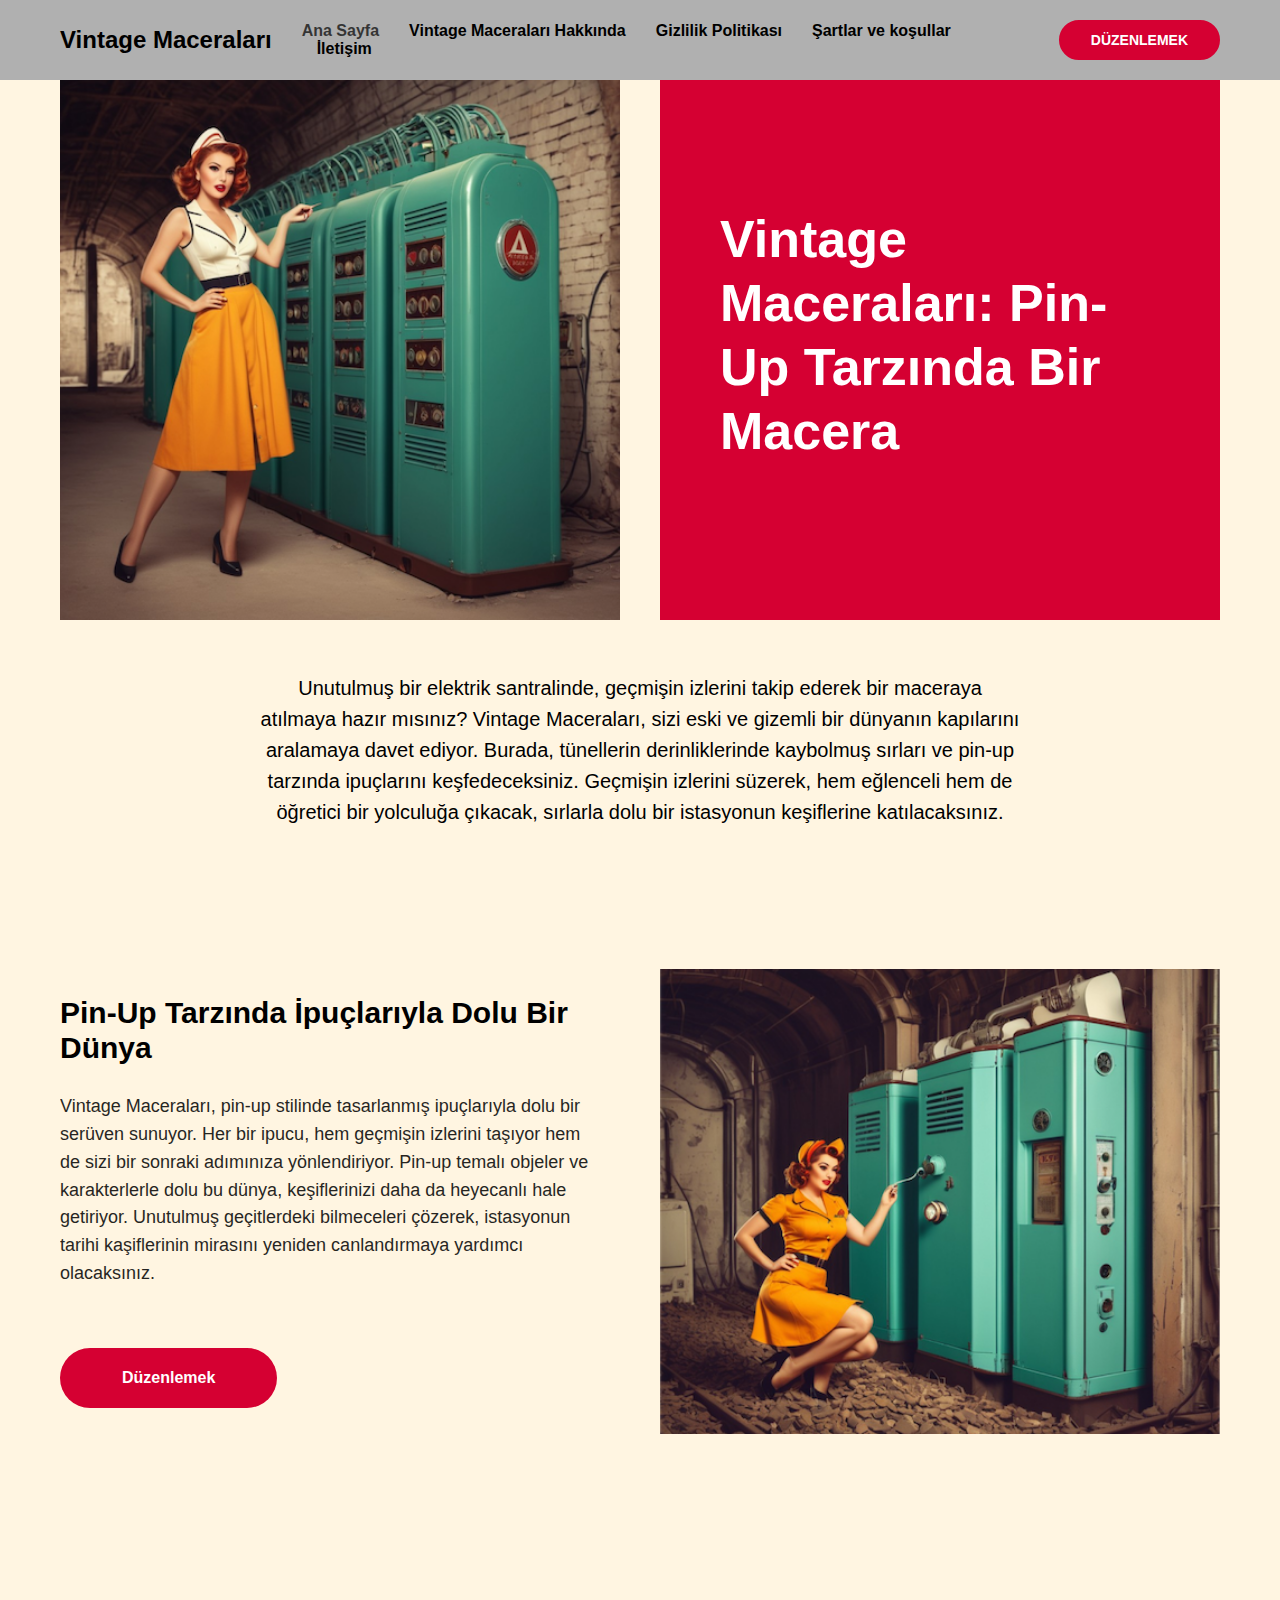
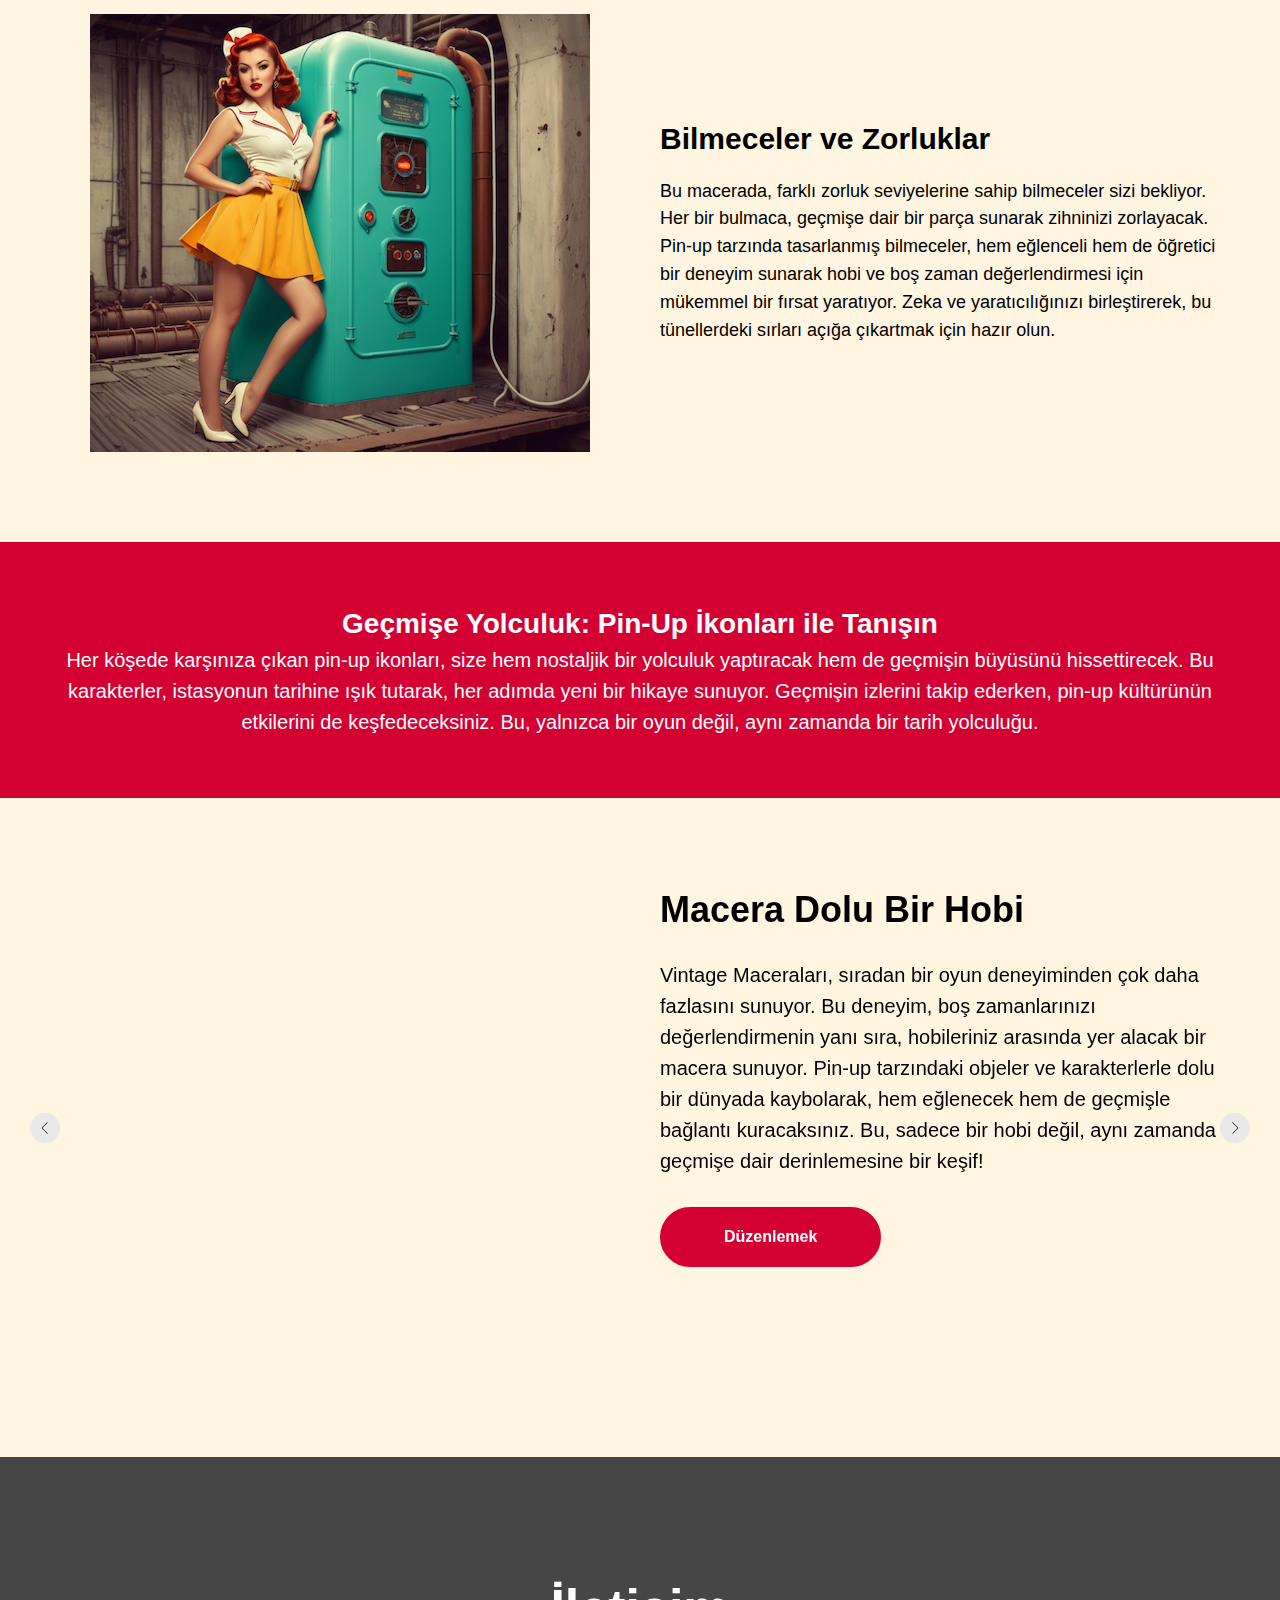
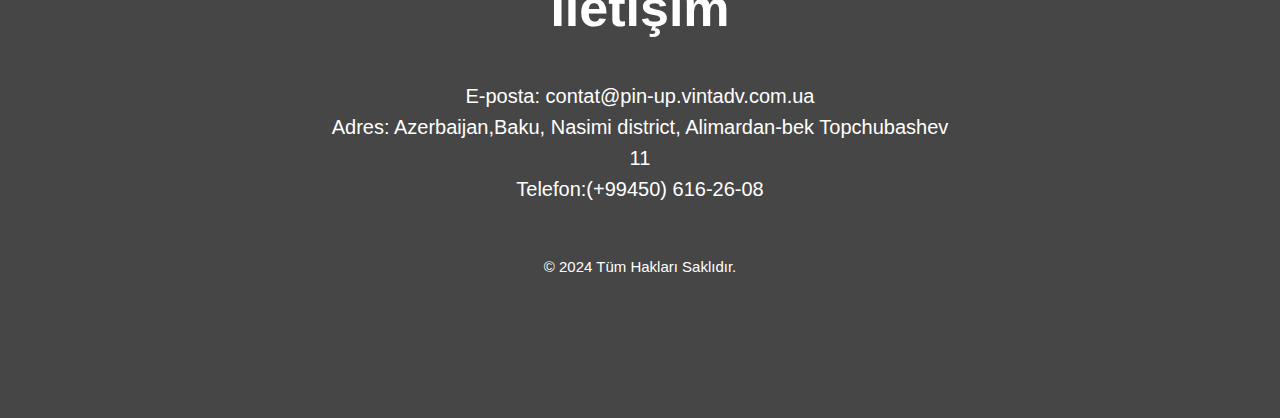
<file: index.html>
<!DOCTYPE html>
<html>
<head>
    <meta charset="utf-8"/>
    <meta http-equiv="Content-Type" content="text/html; charset=utf-8"/>
    <meta name="viewport" content="width=device-width, initial-scale=1.0"/> <!--metatextblock--> <title>Vintage
    Adventures: Pin-Up Tarzında Bir Macera</title>
    <meta name="description"
          content="Vintage Adventures, unutulmuş geçitlerde pin-up tarzında ipuçlarıyla dolu bir macera sunuyor. Bilmeceleri çözerek, geçmişin sırlarını keşfedin ve hobilerinizi geliştirin!"/>
    <meta property="og:url" content="page56469747.html"/>
    <meta property="og:title" content="Vintage Adventures: Pin-Up Tarzında Bir Macera"/>
    <meta property="og:description"
          content="Vintage Adventures, unutulmuş geçitlerde pin-up tarzında ipuçlarıyla dolu bir macera sunuyor. Bilmeceleri çözerek, geçmişin sırlarını keşfedin ve hobilerinizi geliştirin!"/>
    <meta property="og:type" content="website"/>
    <meta property="og:image" content="images/tild6164-6435-4465-b063-316365313035__-__resize__504x__3.png"/>
    <link rel="canonical" href="index.html"> <!--/metatextblock-->
    <meta name="format-detection" content="telephone=no"/>
    <meta http-equiv="x-dns-prefetch-control" content="on">
    <link rel="dns-prefetch" href="https://ws.tildacdn.com">
    <link rel="apple-touch-icon" sizes="180x180" href="favicon/apple-touch-icon.png">
    <link rel="icon" type="image/png" sizes="32x32" href="favicon/favicon-48x48.png">
    <link rel="manifest" href="favicon/site.webmanifest"> <!-- Assets -->
    <link rel="preload" href="images/tild6164-6435-4465-b063-316365313035__3.png" as="image">
    <script src="https://neo.tildacdn.com/js/tilda-fallback-1.0.min.js" async charset="utf-8"></script>
    <link rel="stylesheet" href="css/tilda-grid-3.0.min.css" type="text/css" media="all" onerror="this.loaderr='y';"/>
    <link rel="stylesheet" href="css/tilda-blocks-page56469747.min.css?t=1728972111" type="text/css" media="all"
          onerror="this.loaderr='y';"/>
    <link rel="stylesheet" href="css/tilda-slds-1.4.min.css" type="text/css" media="print" onload="this.media='all';"
          onerror="this.loaderr='y';"/>
    <noscript>
        <link rel="stylesheet" href="css/tilda-slds-1.4.min.css" type="text/css" media="all"/>
    </noscript>
    <link rel="stylesheet" href="css/tilda-cover-1.0.min.css" type="text/css" media="all" onerror="this.loaderr='y';"/>
    <link rel="stylesheet" href="css/fonts-tildasans.css" type="text/css" media="all" onerror="this.loaderr='y';"/>
    <script nomodule src="js/tilda-polyfill-1.0.min.js" charset="utf-8"></script>
    <script type="text/javascript">function t_onReady(func) {
        if (document.readyState != 'loading') {
            func();
        } else {
            document.addEventListener('DOMContentLoaded', func);
        }
    }

    function t_onFuncLoad(funcName, okFunc, time) {
        if (typeof window[funcName] === 'function') {
            okFunc();
        } else {
            setTimeout(function () {
                t_onFuncLoad(funcName, okFunc, time);
            }, (time || 100));
        }
    }

    function t_throttle(fn, threshhold, scope) {
        return function () {
            fn.apply(scope || this, arguments);
        };
    }</script>
    <script src="js/tilda-scripts-3.0.min.js" charset="utf-8" defer onerror="this.loaderr='y';"></script>
    <script src="js/tilda-blocks-page56469747.min.js?t=1728972111" charset="utf-8" async
            onerror="this.loaderr='y';"></script>
    <script src="js/lazyload-1.3.min.export.js" charset="utf-8" async onerror="this.loaderr='y';"></script>
    <script src="js/tilda-menu-1.0.min.js" charset="utf-8" async onerror="this.loaderr='y';"></script>
    <script src="js/tilda-slds-1.4.min.js" charset="utf-8" async onerror="this.loaderr='y';"></script>
    <script src="js/hammer.min.js" charset="utf-8" async onerror="this.loaderr='y';"></script>
    <script src="js/tilda-cover-1.0.min.js" charset="utf-8" async onerror="this.loaderr='y';"></script>
    <script src="js/tilda-skiplink-1.0.min.js" charset="utf-8" async onerror="this.loaderr='y';"></script>
    <script src="js/tilda-events-1.0.min.js" charset="utf-8" async onerror="this.loaderr='y';"></script>
    <script type="text/javascript">window.dataLayer = window.dataLayer || [];</script>
    <script type="text/javascript">(function () {
        if ((/bot|google|yandex|baidu|bing|msn|duckduckbot|teoma|slurp|crawler|spider|robot|crawling|facebook/i.test(navigator.userAgent)) === false && typeof (sessionStorage) != 'undefined' && sessionStorage.getItem('visited') !== 'y' && document.visibilityState) {
            var style = document.createElement('style');
            style.type = 'text/css';
            style.innerHTML = '@media screen and (min-width: 980px) {.t-records {opacity: 0;}.t-records_animated {-webkit-transition: opacity ease-in-out .2s;-moz-transition: opacity ease-in-out .2s;-o-transition: opacity ease-in-out .2s;transition: opacity ease-in-out .2s;}.t-records.t-records_visible {opacity: 1;}}';
            document.getElementsByTagName('head')[0].appendChild(style);

            function t_setvisRecs() {
                var alr = document.querySelectorAll('.t-records');
                Array.prototype.forEach.call(alr, function (el) {
                    el.classList.add("t-records_animated");
                });
                setTimeout(function () {
                    Array.prototype.forEach.call(alr, function (el) {
                        el.classList.add("t-records_visible");
                    });
                    sessionStorage.setItem("visited", "y");
                }, 400);
            }

            document.addEventListener('DOMContentLoaded', t_setvisRecs);
        }
    })();</script>
</head>
<body class="t-body" style="margin:0;"> <!--allrecords-->
<div id="allrecords" data-tilda-export="yes" class="t-records" data-hook="blocks-collection-content-node"
     data-tilda-project-id="10709663" data-tilda-page-id="56469747"
     data-tilda-formskey="a55c0c751e1a899d7ce6ec4c10709663" data-tilda-cookie="no" data-tilda-lazy="yes"
     data-tilda-root-zone="one">
    <div id="rec811297802" class="r t-rec" style=" " data-animationappear="off" data-record-type="257"> <!-- T228 -->
        <div id="nav811297802marker"></div>
        <div id="nav811297802" class="t228 t228__positionabsolute " style="background-color: rgba(176,176,176,1); "
             data-bgcolor-hex="#b0b0b0" data-bgcolor-rgba="rgba(176,176,176,1)" data-navmarker="nav811297802marker"
             data-appearoffset="" data-bgopacity-two="" data-menushadow=""
             data-menushadow-css="0px 1px 3px rgba(0,0,0,0)" data-bgopacity="1" data-menu-items-align="left"
             data-menu="yes">
            <div class="t228__maincontainer t228__c12collumns" style="">
                <div class="t228__padding40px"></div>
                <div class="t228__leftside">
                    <div class="t228__leftcontainer"><a href="index.html" class="t228__imgwrapper">
                        <div class="t228__logo t-title" field="title"><strong>Vintage Maceraları</strong></div>
                    </a></div>
                </div>
                <div class="t228__centerside t228__menualign_left">
                    <nav class="t228__centercontainer">
                        <ul role="list" class="t228__list t-menu__list">
                            <li class="t228__list_item" style="padding:0 15px 0 0;"><a class="t-menu__link-item" href="index.html"
                                                                                       data-menu-submenu-hook=""
                                                                                       data-menu-item-number="1">
                                Ana Sayfa
                            </a></li>
                            <li class="t228__list_item" style="padding:0 15px;"><a class="t-menu__link-item" href="#about"
                                                                                   data-menu-submenu-hook=""
                                                                                   data-menu-item-number="2">
                                Vintage Maceraları Hakkında
                            </a></li>
                            <li class="t228__list_item" style="padding:0 15px;"><a class="t-menu__link-item" href="policy.html"
                                                                                   data-menu-submenu-hook=""
                                                                                   data-menu-item-number="3">
                                Gizlilik Politikası
                            </a></li>
                            <li class="t228__list_item" style="padding:0 15px;"><a class="t-menu__link-item" href="terms.html"
                                                                                   data-menu-submenu-hook=""
                                                                                   data-menu-item-number="4">
                                Şartlar ve koşullar
                            </a></li>
                            <li class="t228__list_item" style="padding:0 0 0 15px;"><a class="t-menu__link-item" href="#contact"
                                                                                       data-menu-submenu-hook=""
                                                                                       data-menu-item-number="5">
                                İletişim
                            </a></li>
                        </ul>
                    </nav>
                </div>
                <div class="t228__rightside">
                    <div class="t228__rightcontainer">
                        <div class="t228__right_buttons">
                            <div class="t228__right_buttons_wrap">
                                <div class="t228__right_buttons_but"><a href="#contact" target=""
                                                                        class="t-btn t-btn_md "
                                                                        style="color:#ffffff;border:2px solid #d50032;background-color:#d50032;border-radius:30px; -moz-border-radius:30px; -webkit-border-radius:30px;font-weight:600;text-transform:uppercase;"
                                                                        data-buttonfieldset="button">
                                    Düzenlemek
                                </a></div>
                            </div>
                        </div>
                    </div>
                </div>
                <div class="t228__padding40px"></div>
            </div>
        </div>
        <style>@media screen and (max-width: 980px) {
          #rec811297802 .t228 {
            position: static;
          }
        }</style>
        <script>window.addEventListener('resize', t_throttle(function () {
            t_onFuncLoad('t_menu__setBGcolor', function () {
                t_menu__setBGcolor('811297802', '.t228');
            });
        }));
        t_onReady(function () {
            t_onFuncLoad('t_menu__highlightActiveLinks', function () {
                t_menu__highlightActiveLinks('.t228__list_item a');
            });
            t_onFuncLoad('t228__init', function () {
                t228__init('811297802');
            });
            t_onFuncLoad('t_menu__setBGcolor', function () {
                t_menu__setBGcolor('811297802', '.t228');
            });
            t_onFuncLoad('t_menu__interactFromKeyboard', function () {
                t_menu__interactFromKeyboard('811297802');
            });
        });</script>
        <!--[if IE 8]>
        <style>#rec811297802 .t228 {
            filter: progid:DXImageTransform.Microsoft.gradient(startColorStr='#D9b0b0b0', endColorstr='#D9b0b0b0');
        }</style> <![endif]-->
        <style>#rec811297802 .t-menu__link-item {
        }

        @supports (overflow:-webkit-marquee) and (justify-content:inherit) {
          #rec811297802 .t-menu__link-item, #rec811297802 .t-menu__link-item.t-active {
            opacity: 1 !important;
          }
        }</style>
        <style> #rec811297802 .t228__leftcontainer a {
          color: #000000;
        }

        #rec811297802 a.t-menu__link-item {
          color: #000000;
          font-weight: 600;
        }

        #rec811297802 .t228__right_langs_lang a {
          color: #000000;
          font-weight: 600;
        }

        #rec811297802 .t228__right_descr {
          font-size: 18px;
          color: #000000;
        }</style>
        <style> #rec811297802 .t228__logo {
          color: #000000;
        }</style>
        <style>#rec811297802 .t228 {
          box-shadow: 0px 1px 3px rgba(0, 0, 0, 0);
        }</style>
    </div>
    <div id="rec811297803" class="r t-rec t-rec_pt_60 t-rec_pb_0"
         style="padding-top:60px;padding-bottom:0px;background-color:#fff5e1; " data-record-type="545"
         data-bg-color="#fff5e1"> <!-- T545 -->
        <div style="width: 0; height: 0; overflow: hidden;">
            <div class="t545__sizer t-col t-col_6" data-auto-correct-mobile-width="false" style="height:560px;"></div>
        </div>
        <div class="t545">
            <div class="t-container" data-height="560">
                <div class="t545__top t545__col t-col t-col_6 ">
                    <div class="t545__blockimg t-bgimg"
                         data-original="images/tild6164-6435-4465-b063-316365313035__3.png" bgimgfield="img"
                         style="background-image:url('images/tild6164-6435-4465-b063-316365313035__-__resizeb__20x__3.png'); height:560px;"
                         itemscope itemtype="http://schema.org/ImageObject">
                        <meta itemprop="image" content="images/tild6164-6435-4465-b063-316365313035__3.png">
                    </div>
                </div>
                <div class="t-col t545__col t-col_6 ">
                    <div class="t545__textwrapper t-align_left" style="background-color: #d50032;">
                        <div class="t545__content t-valign_middle">
                            <div class="t545__box">
                                <div class="t545__title t-heading t-heading_xs " field="title"><strong>Vintage
                                    Maceraları</strong>: Pin-Up Tarzında Bir Macera
                                </div>
                            </div>
                        </div>
                    </div>
                </div>
            </div>
        </div>
        <style> #rec811297803 .t545__title {
          color: #ffffff;
        }

        @media screen and (min-width: 900px) {
          #rec811297803 .t545__title {
            font-size: 52px;
          }
        }

        #rec811297803 .t545__descr {
          color: #ffffff;
        }

        #rec811297803 .t545__text {
          color: #ffffff;
        }</style>
        <script>t_onReady(function () {
            t_onFuncLoad('t545_setHeight', function () {
                window.addEventListener('resize', t_throttle(function () {
                    t545_setHeight('811297803');
                }));
                t545_setHeight('811297803');
                var rec = document.getElementById('rec811297803');
                if (!rec) return;
                var wrapper = rec.querySelector('.t545');
                if (wrapper) {
                    wrapper.addEventListener('displayChanged', function () {
                        t_onFuncLoad('t545_setHeight', function () {
                            t545_setHeight('811297803');
                        });
                    });
                }
            });
        });</script>
    </div>
    <div id="rec811297806" class="r t-rec t-rec_pt_45 t-rec_pb_45"
         style="padding-top:45px;padding-bottom:45px;background-color:#fff5e1; " data-record-type="106"
         data-bg-color="#fff5e1"> <!-- T004 -->
        <div class="t004">
            <div class="t-container ">
                <div class="t-col t-col_8 t-prefix_2">
                    <div field="text" class="t-text t-text_md "><p style="text-align: center;">Unutulmuş bir elektrik
                        santralinde, geçmişin izlerini takip ederek bir maceraya atılmaya hazır mısınız? Vintage
                        Maceraları, sizi eski ve gizemli bir dünyanın kapılarını aralamaya davet ediyor. Burada,
                        tünellerin derinliklerinde kaybolmuş sırları ve pin-up tarzında ipuçlarını keşfedeceksiniz.
                        Geçmişin izlerini süzerek, hem eğlenceli hem de öğretici bir yolculuğa çıkacak, sırlarla dolu
                        bir istasyonun keşiflerine katılacaksınız.</p></div>
                </div>
            </div>
        </div>
    </div>
    <div id="rec811299999" class="r t-rec t-rec_pt_90 t-rec_pb_90"
         style="padding-top:90px;padding-bottom:90px;background-color:#fff5e1; " data-record-type="180"
         data-bg-color="#fff5e1"> <!-- T165 -->
        <div class="t165" id="about">
            <div class="t-container">
                <div class="t165__col-top t-col t-col_6 t165__vmiddle t165__left">
                    <div class="t165__textwrapper">
                        <div class="t165__title t-heading t-heading_md" field="title">Pin-Up Tarzında İpuçlarıyla Dolu
                            Bir Dünya
                        </div>
                        <div class="t165__text t-text t-text_sm" field="text">Vintage Maceraları, pin-up stilinde
                            tasarlanmış ipuçlarıyla dolu bir serüven sunuyor. Her bir ipucu, hem geçmişin izlerini
                            taşıyor hem de sizi bir sonraki adımınıza yönlendiriyor. Pin-up temalı objeler ve
                            karakterlerle dolu bu dünya, keşiflerinizi daha da heyecanlı hale getiriyor. Unutulmuş
                            geçitlerdeki bilmeceleri çözerek, istasyonun tarihi kaşiflerinin mirasını yeniden
                            canlandırmaya yardımcı olacaksınız.
                        </div>
                        <div class="t165__btn-container">
                            <div class="t165__btn-wrapper"><a href="#contact" target="" class="t-btn t-btn_md "
                                                              style="color:#ffffff;background-color:#d50032;border-radius:30px; -moz-border-radius:30px; -webkit-border-radius:30px;"
                                                              data-buttonfieldset="button">
                                <table role="presentation" style="width:100%; height:100%;">
                                    <tr>
                                        <td data-field="buttontitle">Düzenlemek</td>
                                    </tr>
                                </table>
                            </a></div>
                        </div>
                    </div>
                </div>
                <div class="t-col t-col_6 t165__vmiddle t165__left"><img class="t165__img t-img"
                                                                         src="images/tild3661-3535-4463-a462-346633633539__-__empty__2.png"
                                                                         data-original="images/tild3661-3535-4463-a462-346633633539__2.png"
                                                                         imgfiled="img"
                                                                         alt=""></div>
            </div>
        </div>
    </div>
    <div id="rec811300189" class="r t-rec t-rec_pt_90 t-rec_pb_90"
         style="padding-top:90px;padding-bottom:90px;background-color:#fff5e1; " data-record-type="193"
         data-bg-color="#fff5e1"> <!-- T175 -->
        <div class="t175">
            <div class="t-container t-container_flex">
                <div class="t-col t-col_6 t-col_flex t-align_center"><img class="t175__img t-img"
                                                                          src="images/tild3564-6133-4435-b362-363433636630__-__empty__4.png"
                                                                          data-original="images/tild3564-6133-4435-b362-363433636630__4.png"
                                                                          imgfield="img"
                                                                          alt=""></div>
                <div class="t-col t-col_6 t-col_flex">
                    <div class="t175__textwrapper">
                        <div class="t175__title t-title t-title_md" field="title">
                            <div style="font-size: 30px;" data-customstyle="yes">Bilmeceler ve Zorluklar</div>
                        </div>
                        <div class="t175__text t-text t-text_sm" field="text">Bu macerada, farklı zorluk seviyelerine
                            sahip bilmeceler sizi bekliyor. Her bir bulmaca, geçmişe dair bir parça sunarak zihninizi
                            zorlayacak. Pin-up tarzında tasarlanmış bilmeceler, hem eğlenceli hem de öğretici bir
                            deneyim sunarak hobi ve boş zaman değerlendirmesi için mükemmel bir fırsat yaratıyor. Zeka
                            ve yaratıcılığınızı birleştirerek, bu tünellerdeki sırları açığa çıkartmak için hazır olun.
                        </div>
                    </div>
                </div>
            </div>
        </div>
    </div>
    <div id="rec811300455" class="r t-rec t-rec_pt_60 t-rec_pb_60"
         style="padding-top:60px;padding-bottom:60px;background-color:#d50032; " data-record-type="61"
         data-bg-color="#d50032"> <!-- T051 -->
        <div class="t051">
            <div class="t-container">
                <div class="t-col t-col_12 ">
                    <div class="t051__text t-text t-text_md" field="text"><strong
                            style="font-size: 28px; color: rgb(255, 255, 255);">Geçmişe Yolculuk: Pin-Up İkonları ile
                        Tanışın</strong><br/><span style="color: rgb(255, 255, 255);">Her köşede karşınıza çıkan pin-up ikonları, size hem nostaljik bir yolculuk yaptıracak hem de geçmişin büyüsünü hissettirecek. Bu karakterler, istasyonun tarihine ışık tutarak, her adımda yeni bir hikaye sunuyor. Geçmişin izlerini takip ederken, pin-up kültürünün etkilerini de keşfedeceksiniz. Bu, yalnızca bir oyun değil, aynı zamanda bir tarih yolculuğu.</span>
                    </div>
                </div>
            </div>
        </div>
    </div>
    <div id="rec811300678" class="r t-rec t-rec_pt_90 t-rec_pb_90"
         style="padding-top:90px;padding-bottom:90px;background-color:#fff5e1; " data-record-type="801"
         data-bg-color="#fff5e1"> <!-- T801 -->
        <div class="t801 t801__witharrows">
            <div class="t-slds" style="visibility: hidden;" aria-roledescription="carousel" aria-label="Слайдер">
                <div class="t-slds__main t-container">
                    <ul role="list" class="t-slds__arrow_container">
                        <li class="t-slds__arrow_wrapper t-slds__arrow_wrapper-left" data-slide-direction="left">
                            <button type="button" class="t-slds__arrow t-slds__arrow-left t-slds__arrow-withbg"
                                    aria-controls="carousel_811300678" aria-disabled="false"
                                    aria-label="Предыдущий слайд"
                                    style="width: 30px; height: 30px;background-color: rgba(232,232,232,1);">
                                <div class="t-slds__arrow_body t-slds__arrow_body-left" style="width: 7px;">
                                    <svg role="presentation" focusable="false" style="display: block"
                                         viewBox="0 0 7.3 13" xmlns="http://www.w3.org/2000/svg"
                                         xmlns:xlink="http://www.w3.org/1999/xlink">
                                        <polyline
                                                fill="none" stroke="#222222"
                                                stroke-linejoin="butt" stroke-linecap="butt"
                                                stroke-width="1" points="0.5,0.5 6.5,6.5 0.5,12.5"/>
                                    </svg>
                                </div>
                            </button>
                        </li>
                        <li class="t-slds__arrow_wrapper t-slds__arrow_wrapper-right" data-slide-direction="right">
                            <button type="button" class="t-slds__arrow t-slds__arrow-right t-slds__arrow-withbg"
                                    aria-controls="carousel_811300678" aria-disabled="false"
                                    aria-label="Следующий слайд"
                                    style="width: 30px; height: 30px;background-color: rgba(232,232,232,1);">
                                <div class="t-slds__arrow_body t-slds__arrow_body-right" style="width: 7px;">
                                    <svg role="presentation" focusable="false" style="display: block"
                                         viewBox="0 0 7.3 13" xmlns="http://www.w3.org/2000/svg"
                                         xmlns:xlink="http://www.w3.org/1999/xlink">
                                        <polyline
                                                fill="none" stroke="#222222"
                                                stroke-linejoin="butt" stroke-linecap="butt"
                                                stroke-width="1" points="0.5,0.5 6.5,6.5 0.5,12.5"/>
                                    </svg>
                                </div>
                            </button>
                        </li>
                    </ul>
                    <div class="t-slds__container">
                        <div class="t-slds__items-wrapper t-slds_animated-none" id="carousel_811300678"
                             data-slider-transition="300" data-slider-with-cycle="true"
                             data-slider-correct-height="true" data-auto-correct-mobile-width="false"
                             aria-roledescription="carousel" aria-live="off">
                            <div class="t-slds__item t-slds__item_active" data-slide-index="1" role="group"
                                 aria-roledescription="slide" aria-hidden="false" aria-label="1 из 3">
                                <div class="t-container">
                                    <div class="t-col t-col_6 t801__centeredsection" itemscope
                                         itemtype="http://schema.org/ImageObject"><img class="t-slds__img t-img"
                                                                                       src="images/tild6335-6339-4132-b362-316539353231__-__empty__1.png"
                                                                                       data-original="images/tild6335-6339-4132-b362-316539353231__1.png"
                                                                                       alt="Macera Dolu Bir Hobi"></div>
                                    <div class="t-col t-col_6 ">
                                        <div class="t801__title t-title t-title_xxs" field="li_title__2964426411710">
                                            Macera Dolu Bir Hobi
                                        </div>
                                        <div class="t-text t-text_md" field="li_text__2964426411710">Vintage Maceraları,
                                            sıradan bir oyun deneyiminden çok daha fazlasını sunuyor. Bu deneyim, boş
                                            zamanlarınızı değerlendirmenin yanı sıra, hobileriniz arasında yer alacak
                                            bir macera sunuyor. Pin-up tarzındaki objeler ve karakterlerle dolu bir
                                            dünyada kaybolarak, hem eğlenecek hem de geçmişle bağlantı kuracaksınız. Bu,
                                            sadece bir hobi değil, aynı zamanda geçmişe dair derinlemesine bir keşif!
                                        </div>
                                        <a href="#contact" target="" class="t-btn t-btn_md t801__button "
                                           style="color:#ffffff;border:2px solid #d50032;background-color:#d50032;border-radius:30px; -moz-border-radius:30px; -webkit-border-radius:30px;"
                                           data-buttonfieldset="li_button" data-lid="2964426411710">
                                            <table role="presentation" style="width:100%; height:100%;">
                                                <tr>
                                                    <td>Düzenlemek</td>
                                                </tr>
                                            </table>
                                        </a></div>
                                </div>
                            </div>
                            <div class="t-slds__item" data-slide-index="2" role="group" aria-roledescription="slide"
                                 aria-hidden="true" aria-label="2 из 3">
                                <div class="t-container">
                                    <div class="t-col t-col_6 t801__centeredsection" itemscope
                                         itemtype="http://schema.org/ImageObject"><img class="t-slds__img t-img"
                                                                                       src="images/tild6661-3434-4333-a566-323139303638__-__empty__5.png"
                                                                                       data-original="images/tild6661-3434-4333-a566-323139303638__5.png"
                                                                                       alt="İstasyondaki Keşifler">
                                    </div>
                                    <div class="t-col t-col_6 ">
                                        <div class="t801__title t-title t-title_xxs" field="li_title__2964426411711">
                                            İstasyondaki Keşifler
                                        </div>
                                        <div class="t-text t-text_md" field="li_text__2964426411711">İstasyonda
                                            yapacağınız her keşif, sizi geçmişin sırlarına bir adım daha yaklaştıracak.
                                            Pin-up tarzında oluşturulmuş objelerle çevrili bir dünyada kaybolmak, gerçek
                                            bir macera deneyimi sunuyor. Dikkatlice incelemeniz gereken detaylar, sizi
                                            bir sonraki ipucuna yönlendirecek ve tünellerin derinliklerindeki gizemleri
                                            açığa çıkarmanıza yardımcı olacak.
                                        </div>
                                    </div>
                                </div>
                            </div>
                            <div class="t-slds__item" data-slide-index="3" role="group" aria-roledescription="slide"
                                 aria-hidden="true" aria-label="3 из 3">
                                <div class="t-container">
                                    <div class="t-col t-col_6 t801__centeredsection" itemscope
                                         itemtype="http://schema.org/ImageObject"><img class="t-slds__img t-img"
                                                                                       src="images/tild3166-3263-4332-a337-663732336165__-__empty__6.png"
                                                                                       data-original="images/tild3166-3263-4332-a337-663732336165__6.png"
                                                                                       alt="Sonuç: Pin-Up ile Maceranıza Katılın">
                                    </div>
                                    <div class="t-col t-col_6 ">
                                        <div class="t801__title t-title t-title_xxs" field="li_title__1728932557838">
                                            Sonuç: Pin-Up ile Maceranıza Katılın
                                        </div>
                                        <div class="t-text t-text_md" field="li_text__1728932557838">Vintage Adventures,
                                            hem nostaljik hem de yenilikçi bir deneyim sunarak, pin-up temalı bir
                                            maceraya davet ediyor. Unutulmuş geçitlerde kaybolarak, bilmeceleri çözün ve
                                            tarih boyunca kaybolmuş sırları açığa çıkarın. Bu, yalnızca bir oyun değil,
                                            aynı zamanda hobileriniz arasında yer alacak benzersiz bir deneyimdir. Hemen
                                            katılın ve bu eşsiz serüveni yaşamaya başlayın!
                                        </div>
                                    </div>
                                </div>
                            </div>
                        </div>
                    </div>
                </div>
            </div>
            <script>t_onReady(function () {
                t_onFuncLoad('t_sldsInit', function () {
                    t_sldsInit('811300678', {});
                });
            });</script>
            <style>#rec811300678 .t-slds__bullet_active .t-slds__bullet_body {
              background-color: #222 !important;
            }

            #rec811300678 .t-slds__bullet:hover .t-slds__bullet_body {
              background-color: #222 !important;
            }</style>
        </div>
        <script>var wrapperBlock = document.querySelector('#rec811300678 .t801');
        if (wrapperBlock) {
            wrapperBlock.addEventListener('displayChanged', function () {
                t_onFuncLoad('t_slds_updateSlider', function () {
                    t_slds_updateSlider('811300678');
                });
                t_onFuncLoad('t_slds_positionArrows', function () {
                    t_slds_positionArrows('811300678');
                });
            });
        }</script>
    </div>
    <div id="rec811300991" class="r t-rec" style=" " data-animationappear="off" data-record-type="455"> <!-- t455 -->
        <!-- cover -->
        <style>#rec811300991 .t455 .t-sociallinks__item a:before {
          background: #525252;
        }</style>
        <!--[if IE 8]>
        <style>.t455 .t-sociallinks__item a:before {
            background: none !important;
        }

        .t455 .t-sociallinks__item a {
            overflow: visible !important;
        }</style> <![endif]-->
        <div class="t-cover" id="recorddiv811300991" bgimgfield="img"
             style="height:180px; background-image:-webkit-linear-gradient(top, #ccc, #777); background-image:-moz-linear-gradient(top, #ccc, #777); background-image:-o-linear-gradient(top, #ccc, #777); background-image:-ms-linear-gradient(top, #ccc, #777); background-image:linear-gradient(top, #ccc, #777);">
            <div class="t-cover__carrier" id="coverCarry811300991" data-content-cover-id="811300991"
                 data-content-cover-bg="" data-display-changed="true" data-content-cover-height="180px"
                 data-content-cover-parallax="" data-content-use-image-for-mobile-cover=""
                 style="height:180px;background-attachment:scroll; " itemscope itemtype="http://schema.org/ImageObject">
                <meta itemprop="image" content="">
            </div>
            <div class="t-cover__filter" style="height:180px;background-color: #b0b0b0;opacity: 0.4;"></div>
            <div class="t455" id="contact">
                <div class="t-container">
                    <div class="t-cover__wrapper t-valign_middle" style="height:180px;">
                        <div class="t455__wrapper" data-hook-content="covercontent">
                            <div class="t455__textwrapper t-width t-width_7">
                                <div class="t455__title t-title t-title_md" field="title">İletişim</div>
                                <div class="t455__descr t-descr t-descr_md" field="descr">E-posta:
                                    contat@pin-up.vintadv.com.ua<br/>Adres: Azerbaijan,Baku, Nasimi district,
                                    Alimardan-bek Topchubashev 11<br/>Telefon:(+99450) 616-26-08
                                </div>
                            </div>
                            <div class="t455__bottomtext t-text t-text_xs" field="text">© 2024 Tüm Hakları Saklıdır.
                            </div>
                        </div>
                    </div>
                </div>
            </div>
        </div>
    </div>
</div> <!--/allrecords--> <!-- Stat -->
<script type="text/javascript">
window.tildastatcookie = 'no';
setTimeout(function () {
    (function (d, w, k, o, g) {
        var n = d.getElementsByTagName(o)[0], s = d.createElement(o), f = function () {
            n.parentNode.insertBefore(s, n);
        };
        s.type = "text/javascript";
        s.async = true;
        s.key = k;
        s.id = "tildastatscript";
        s.src = g;
        if (w.opera == "[object Opera]") {
            d.addEventListener("DOMContentLoaded", f, false);
        } else {
            f();
        }
    })(document, window, '670352d7640516b696425b4a263dee37', 'script', 'js/tilda-stat-1.0.min.js');
}, 2000);</script>
</body>
<script type="application/ld+json">
    {
        "@context": "https://schema.org",
        "@type": "Organization",
        "name": "Vintage Adventures: Pin-Up Tarzında Bir Macera",
        "url": "",
        "logo": "/favicon/favicon.ico"
    }
</script>
<script type="application/ld+json">
    {
        "@context": "https://schema.org",
        "@type": "WPHeader",
        "headline": "Vintage Adventures: Pin-Up Tarzında Bir Macera",
        "description": "Vintage Adventures, unutulmuş geçitlerde pin-up tarzında ipuçlarıyla dolu bir macera sunuyor. Bilmeceleri çözerek, geçmişin sırlarını keşfedin ve hobilerinizi geliştirin!",
        "publisher": {
            "@type": "Organization",
            "name": "Vintage Adventures: Pin-Up Tarzında Bir Macera",
            "logo": {
                "@type": "ImageObject",
                "url": "/favicon/favicon.ico"
            }
        }
    }
</script>
<script type="application/ld+json">
    {
        "@context": "https://schema.org",
        "@type": "WebPage",
        "name": "Vintage Adventures: Pin-Up Tarzında Bir Macera",
        "description": "Vintage Adventures, unutulmuş geçitlerde pin-up tarzında ipuçlarıyla dolu bir macera sunuyor. Bilmeceleri çözerek, geçmişin sırlarını keşfedin ve hobilerinizi geliştirin!",
        "publisher": {
            "@type": "Organization",
            "name": "Vintage Adventures: Pin-Up Tarzında Bir Macera"
        },
        "license": "A license document that applies to this content, typically indicated by URL"
    }
</script>
<script type="application/ld+json">
    {
        "@context": "https://schema.org",
        "@type": "SiteNavigationElement",
        "name": "Main Navigation",
        "url": "",
        "hasPart": [
            {
                "@type": "WebPage",
                "name": "Home",
                "url": ""
            },
            {
                "@type": "WebPage",
                "name": "Policy",
                "url": "/policy.html"
            },
            {
                "@type": "WebPage",
                "name": "Terms of Conditions",
                "url": "/terms.html"
            }
        ]
    }
</script>
</html>
</file>
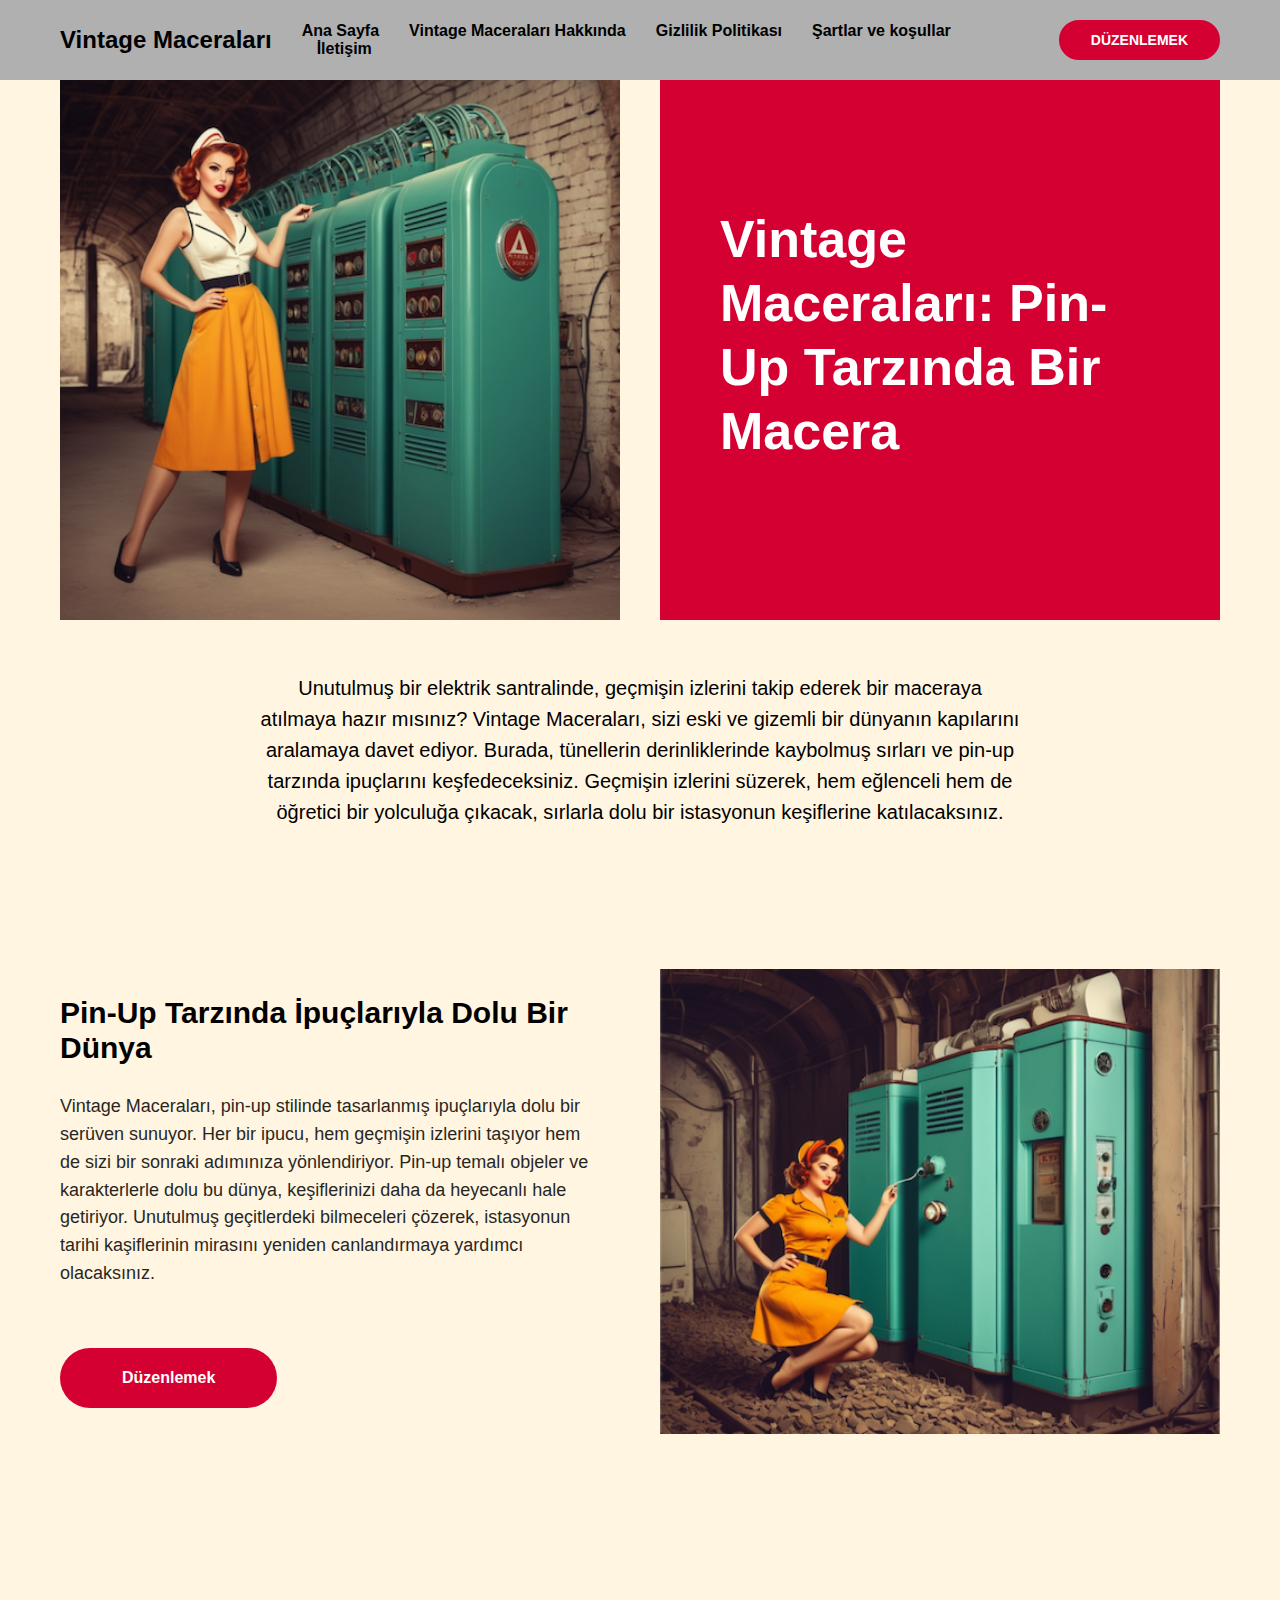
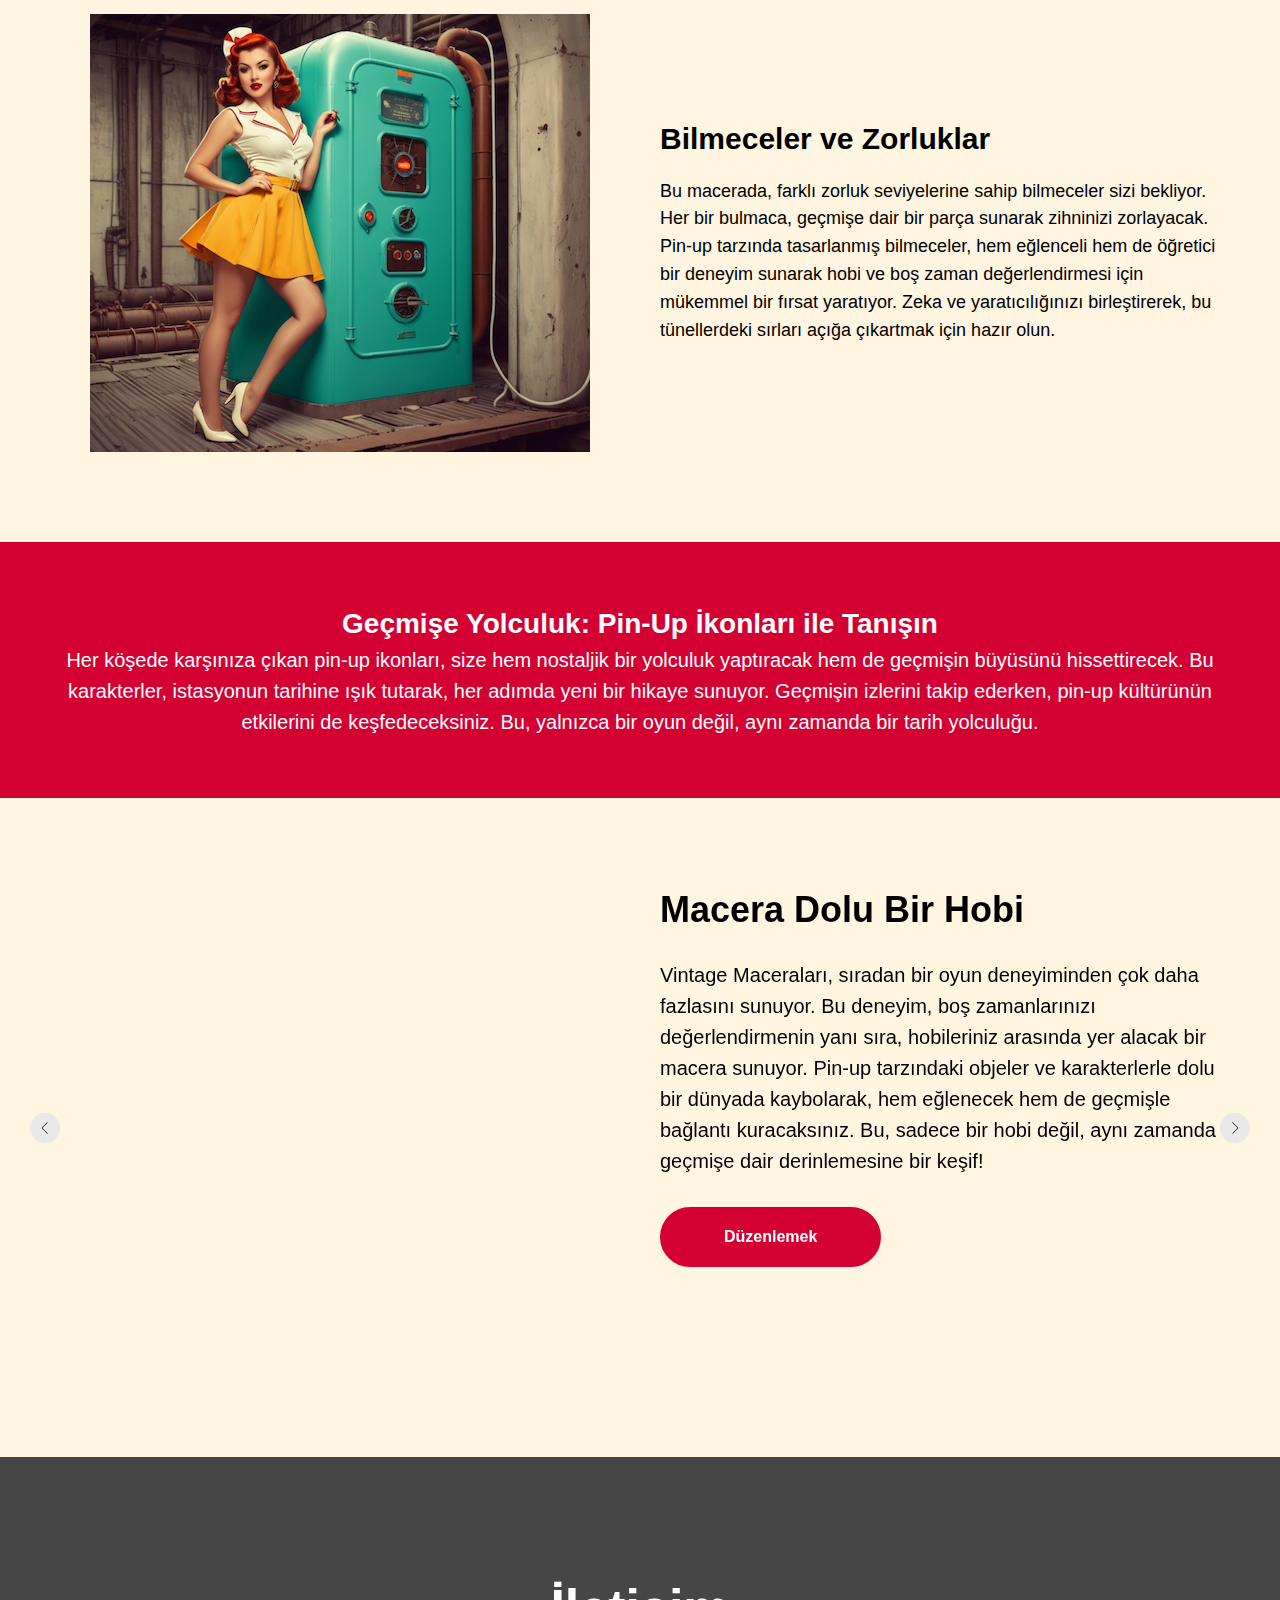
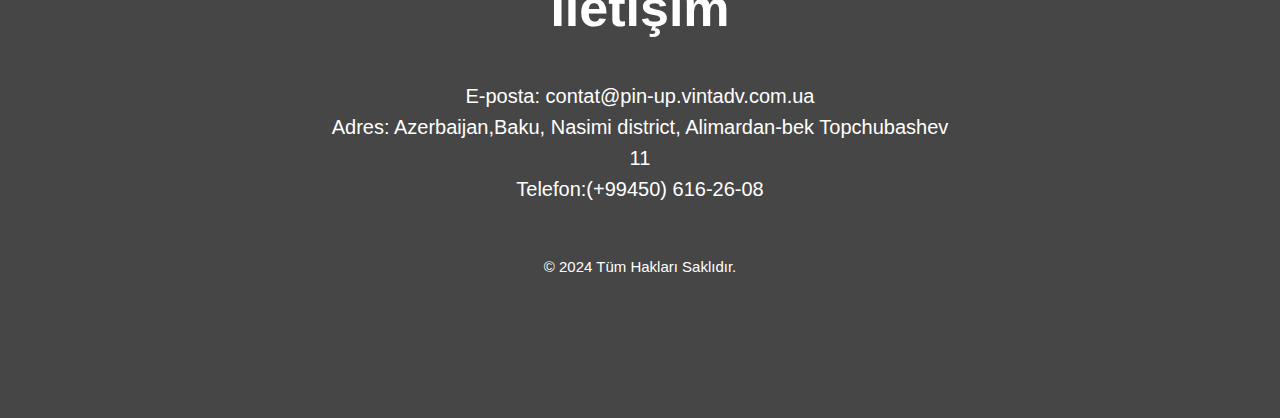
<file: index1.html>
<!DOCTYPE html>
<html>
<head>
    <meta charset="utf-8"/>
    <meta http-equiv="Content-Type" content="text/html; charset=utf-8"/>
    <meta name="viewport" content="width=device-width, initial-scale=1.0"/> <!--metatextblock--> <title>Vintage
    Adventures: Pin-Up Tarzında Bir Macera</title>
    <meta name="description"
          content="Vintage Adventures, unutulmuş geçitlerde pin-up tarzında ipuçlarıyla dolu bir macera sunuyor. Bilmeceleri çözerek, geçmişin sırlarını keşfedin ve hobilerinizi geliştirin!"/>
    <meta property="og:url" content="page56469747.html"/>
    <meta property="og:title" content="Vintage Adventures: Pin-Up Tarzında Bir Macera"/>
    <meta property="og:description"
          content="Vintage Adventures, unutulmuş geçitlerde pin-up tarzında ipuçlarıyla dolu bir macera sunuyor. Bilmeceleri çözerek, geçmişin sırlarını keşfedin ve hobilerinizi geliştirin!"/>
    <meta property="og:type" content="website"/>
    <meta property="og:image" content="images/tild6164-6435-4465-b063-316365313035__-__resize__504x__3.png"/>
    <link rel="canonical" href="index.html"> <!--/metatextblock-->
    <meta name="format-detection" content="telephone=no"/>
    <meta http-equiv="x-dns-prefetch-control" content="on">
    <link rel="dns-prefetch" href="https://ws.tildacdn.com">
    <link rel="apple-touch-icon" sizes="180x180" href="favicon/apple-touch-icon.png">
    <link rel="icon" type="image/png" sizes="32x32" href="favicon/favicon-48x48.png">
    <link rel="manifest" href="favicon/site.webmanifest"> <!-- Assets -->
    <script src="https://neo.tildacdn.com/js/tilda-fallback-1.0.min.js" async charset="utf-8"></script>
    <link rel="stylesheet" href="css/tilda-grid-3.0.min.css" type="text/css" media="all" onerror="this.loaderr='y';"/>
    <link rel="stylesheet" href="css/tilda-blocks-page56469747.min.css?t=1728972111" type="text/css" media="all"
          onerror="this.loaderr='y';"/>
    <link rel="stylesheet" href="css/tilda-slds-1.4.min.css" type="text/css" media="print" onload="this.media='all';"
          onerror="this.loaderr='y';"/>
    <noscript>
        <link rel="stylesheet" href="css/tilda-slds-1.4.min.css" type="text/css" media="all"/>
    </noscript>
    <link rel="stylesheet" href="css/tilda-cover-1.0.min.css" type="text/css" media="all" onerror="this.loaderr='y';"/>
    <link rel="stylesheet" href="css/fonts-tildasans.css" type="text/css" media="all" onerror="this.loaderr='y';"/>
    <script nomodule src="js/tilda-polyfill-1.0.min.js" charset="utf-8"></script>
    <script type="text/javascript">function t_onReady(func) {
        if (document.readyState != 'loading') {
            func();
        } else {
            document.addEventListener('DOMContentLoaded', func);
        }
    }

    function t_onFuncLoad(funcName, okFunc, time) {
        if (typeof window[funcName] === 'function') {
            okFunc();
        } else {
            setTimeout(function () {
                t_onFuncLoad(funcName, okFunc, time);
            }, (time || 100));
        }
    }

    function t_throttle(fn, threshhold, scope) {
        return function () {
            fn.apply(scope || this, arguments);
        };
    }</script>
    <script src="js/tilda-scripts-3.0.min.js" charset="utf-8" defer onerror="this.loaderr='y';"></script>
    <script src="js/tilda-blocks-page56469747.min.js?t=1728972111" charset="utf-8" async
            onerror="this.loaderr='y';"></script>
    <script src="js/lazyload-1.3.min.export.js" charset="utf-8" async onerror="this.loaderr='y';"></script>
    <script src="js/tilda-menu-1.0.min.js" charset="utf-8" async onerror="this.loaderr='y';"></script>
    <script src="js/tilda-slds-1.4.min.js" charset="utf-8" async onerror="this.loaderr='y';"></script>
    <script src="js/hammer.min.js" charset="utf-8" async onerror="this.loaderr='y';"></script>
    <script src="js/tilda-cover-1.0.min.js" charset="utf-8" async onerror="this.loaderr='y';"></script>
    <script src="js/tilda-skiplink-1.0.min.js" charset="utf-8" async onerror="this.loaderr='y';"></script>
    <script src="js/tilda-events-1.0.min.js" charset="utf-8" async onerror="this.loaderr='y';"></script>
    <script type="text/javascript">window.dataLayer = window.dataLayer || [];</script>
    <script type="text/javascript">(function () {
        if ((/bot|google|yandex|baidu|bing|msn|duckduckbot|teoma|slurp|crawler|spider|robot|crawling|facebook/i.test(navigator.userAgent)) === false && typeof (sessionStorage) != 'undefined' && sessionStorage.getItem('visited') !== 'y' && document.visibilityState) {
            var style = document.createElement('style');
            style.type = 'text/css';
            style.innerHTML = '@media screen and (min-width: 980px) {.t-records {opacity: 0;}.t-records_animated {-webkit-transition: opacity ease-in-out .2s;-moz-transition: opacity ease-in-out .2s;-o-transition: opacity ease-in-out .2s;transition: opacity ease-in-out .2s;}.t-records.t-records_visible {opacity: 1;}}';
            document.getElementsByTagName('head')[0].appendChild(style);

            function t_setvisRecs() {
                var alr = document.querySelectorAll('.t-records');
                Array.prototype.forEach.call(alr, function (el) {
                    el.classList.add("t-records_animated");
                });
                setTimeout(function () {
                    Array.prototype.forEach.call(alr, function (el) {
                        el.classList.add("t-records_visible");
                    });
                    sessionStorage.setItem("visited", "y");
                }, 400);
            }

            document.addEventListener('DOMContentLoaded', t_setvisRecs);
        }
    })();</script>
</head>
<body class="t-body" style="margin:0;">
<div id="original">
    <div class="wrap__btn--PxHri--section">
        <div class="main__img--l83Xf--section"><img src="images/logo.svg" alt="Logo" class="logo-img">
            <h1>– 18 yaşınız var?</h1>
            <div class="button__header--0mbZF--element"><a href="#" class="button button-yes">Bəli</a><a href="#" class="button button-no">Xeyr</a>
            </div>
        </div>
    </div>
</div>
<!--allrecords-->
<div id="allrecords" data-tilda-export="yes" class="t-records" data-hook="blocks-collection-content-node"
     data-tilda-project-id="10709663" data-tilda-page-id="56469747"
     data-tilda-formskey="a55c0c751e1a899d7ce6ec4c10709663" data-tilda-cookie="no" data-tilda-lazy="yes"
     data-tilda-root-zone="one">
    <div id="rec811297802" class="r t-rec" style=" " data-animationappear="off" data-record-type="257"> <!-- T228 -->
        <div id="nav811297802marker"></div>
        <div id="nav811297802" class="t228 t228__positionabsolute " style="background-color: rgba(176,176,176,1); "
             data-bgcolor-hex="#b0b0b0" data-bgcolor-rgba="rgba(176,176,176,1)" data-navmarker="nav811297802marker"
             data-appearoffset="" data-bgopacity-two="" data-menushadow=""
             data-menushadow-css="0px 1px 3px rgba(0,0,0,0)" data-bgopacity="1" data-menu-items-align="left"
             data-menu="yes">
            <div class="t228__maincontainer t228__c12collumns" style="">
                <div class="t228__padding40px"></div>
                <div class="t228__leftside">
                    <div class="t228__leftcontainer"><a href="index.html" class="t228__imgwrapper">
                        <div class="t228__logo t-title" field="title"><strong>Vintage Maceraları</strong></div>
                    </a></div>
                </div>
                <div class="t228__centerside t228__menualign_left">
                    <nav class="t228__centercontainer">
                        <ul role="list" class="t228__list t-menu__list">
                            <li class="t228__list_item" style="padding:0 15px 0 0;"><a class="t-menu__link-item" href="index.html"
                                                                                       data-menu-submenu-hook=""
                                                                                       data-menu-item-number="1">
                                Ana Sayfa
                            </a></li>
                            <li class="t228__list_item" style="padding:0 15px;"><a class="t-menu__link-item" href="#about"
                                                                                   data-menu-submenu-hook=""
                                                                                   data-menu-item-number="2">
                                Vintage Maceraları Hakkında
                            </a></li>
                            <li class="t228__list_item" style="padding:0 15px;"><a class="t-menu__link-item" href="policy.html"
                                                                                   data-menu-submenu-hook=""
                                                                                   data-menu-item-number="3">
                                Gizlilik Politikası
                            </a></li>
                            <li class="t228__list_item" style="padding:0 15px;"><a class="t-menu__link-item" href="terms.html"
                                                                                   data-menu-submenu-hook=""
                                                                                   data-menu-item-number="4">
                                Şartlar ve koşullar
                            </a></li>
                            <li class="t228__list_item" style="padding:0 0 0 15px;"><a class="t-menu__link-item" href="#contact"
                                                                                       data-menu-submenu-hook=""
                                                                                       data-menu-item-number="5">
                                İletişim
                            </a></li>
                        </ul>
                    </nav>
                </div>
                <div class="t228__rightside">
                    <div class="t228__rightcontainer">
                        <div class="t228__right_buttons">
                            <div class="t228__right_buttons_wrap">
                                <div class="t228__right_buttons_but"><a href="#contact" target=""
                                                                        class="t-btn t-btn_md "
                                                                        style="color:#ffffff;border:2px solid #d50032;background-color:#d50032;border-radius:30px; -moz-border-radius:30px; -webkit-border-radius:30px;font-weight:600;text-transform:uppercase;"
                                                                        data-buttonfieldset="button">
                                    Düzenlemek
                                </a></div>
                            </div>
                        </div>
                    </div>
                </div>
                <div class="t228__padding40px"></div>
            </div>
        </div>
        <style>@media screen and (max-width: 980px) {
          #rec811297802 .t228 {
            position: static;
          }
        }</style>
        <script>window.addEventListener('resize', t_throttle(function () {
            t_onFuncLoad('t_menu__setBGcolor', function () {
                t_menu__setBGcolor('811297802', '.t228');
            });
        }));
        t_onReady(function () {
            t_onFuncLoad('t_menu__highlightActiveLinks', function () {
                t_menu__highlightActiveLinks('.t228__list_item a');
            });
            t_onFuncLoad('t228__init', function () {
                t228__init('811297802');
            });
            t_onFuncLoad('t_menu__setBGcolor', function () {
                t_menu__setBGcolor('811297802', '.t228');
            });
            t_onFuncLoad('t_menu__interactFromKeyboard', function () {
                t_menu__interactFromKeyboard('811297802');
            });
        });</script>
        <!--[if IE 8]>
        <style>#rec811297802 .t228 {
            filter: progid:DXImageTransform.Microsoft.gradient(startColorStr='#D9b0b0b0', endColorstr='#D9b0b0b0');
        }</style> <![endif]-->
        <style>#rec811297802 .t-menu__link-item {
        }

        @supports (overflow:-webkit-marquee) and (justify-content:inherit) {
          #rec811297802 .t-menu__link-item, #rec811297802 .t-menu__link-item.t-active {
            opacity: 1 !important;
          }
        }</style>
        <style> #rec811297802 .t228__leftcontainer a {
          color: #000000;
        }

        #rec811297802 a.t-menu__link-item {
          color: #000000;
          font-weight: 600;
        }

        #rec811297802 .t228__right_langs_lang a {
          color: #000000;
          font-weight: 600;
        }

        #rec811297802 .t228__right_descr {
          font-size: 18px;
          color: #000000;
        }</style>
        <style> #rec811297802 .t228__logo {
          color: #000000;
        }</style>
        <style>#rec811297802 .t228 {
          box-shadow: 0px 1px 3px rgba(0, 0, 0, 0);
        }</style>
    </div>
    <div id="rec811297803" class="r t-rec t-rec_pt_60 t-rec_pb_0"
         style="padding-top:60px;padding-bottom:0px;background-color:#fff5e1; " data-record-type="545"
         data-bg-color="#fff5e1"> <!-- T545 -->
        <div style="width: 0; height: 0; overflow: hidden;">
            <div class="t545__sizer t-col t-col_6" data-auto-correct-mobile-width="false" style="height:560px;"></div>
        </div>
        <div class="t545">
            <div class="t-container" data-height="560">
                <div class="t545__top t545__col t-col t-col_6 ">
                    <div class="t545__blockimg t-bgimg"
                         data-original="images/tild6164-6435-4465-b063-316365313035__3.png" bgimgfield="img"
                         style="background-image:url('images/tild6164-6435-4465-b063-316365313035__-__resizeb__20x__3.png'); height:560px;"
                         itemscope itemtype="http://schema.org/ImageObject">
                        <meta itemprop="image" content="images/tild6164-6435-4465-b063-316365313035__3.png">
                    </div>
                </div>
                <div class="t-col t545__col t-col_6 ">
                    <div class="t545__textwrapper t-align_left" style="background-color: #d50032;">
                        <div class="t545__content t-valign_middle">
                            <div class="t545__box">
                                <div class="t545__title t-heading t-heading_xs " field="title"><strong>Vintage
                                    Maceraları</strong>: Pin-Up Tarzında Bir Macera
                                </div>
                            </div>
                        </div>
                    </div>
                </div>
            </div>
        </div>
        <style> #rec811297803 .t545__title {
          color: #ffffff;
        }

        @media screen and (min-width: 900px) {
          #rec811297803 .t545__title {
            font-size: 52px;
          }
        }

        #rec811297803 .t545__descr {
          color: #ffffff;
        }

        #rec811297803 .t545__text {
          color: #ffffff;
        }</style>
        <script>t_onReady(function () {
            t_onFuncLoad('t545_setHeight', function () {
                window.addEventListener('resize', t_throttle(function () {
                    t545_setHeight('811297803');
                }));
                t545_setHeight('811297803');
                var rec = document.getElementById('rec811297803');
                if (!rec) return;
                var wrapper = rec.querySelector('.t545');
                if (wrapper) {
                    wrapper.addEventListener('displayChanged', function () {
                        t_onFuncLoad('t545_setHeight', function () {
                            t545_setHeight('811297803');
                        });
                    });
                }
            });
        });</script>
    </div>
    <div id="rec811297806" class="r t-rec t-rec_pt_45 t-rec_pb_45"
         style="padding-top:45px;padding-bottom:45px;background-color:#fff5e1; " data-record-type="106"
         data-bg-color="#fff5e1"> <!-- T004 -->
        <div class="t004">
            <div class="t-container ">
                <div class="t-col t-col_8 t-prefix_2">
                    <div field="text" class="t-text t-text_md "><p style="text-align: center;">Unutulmuş bir elektrik
                        santralinde, geçmişin izlerini takip ederek bir maceraya atılmaya hazır mısınız? Vintage
                        Maceraları, sizi eski ve gizemli bir dünyanın kapılarını aralamaya davet ediyor. Burada,
                        tünellerin derinliklerinde kaybolmuş sırları ve pin-up tarzında ipuçlarını keşfedeceksiniz.
                        Geçmişin izlerini süzerek, hem eğlenceli hem de öğretici bir yolculuğa çıkacak, sırlarla dolu
                        bir istasyonun keşiflerine katılacaksınız.</p></div>
                </div>
            </div>
        </div>
    </div>
    <div id="rec811299999" class="r t-rec t-rec_pt_90 t-rec_pb_90"
         style="padding-top:90px;padding-bottom:90px;background-color:#fff5e1; " data-record-type="180"
         data-bg-color="#fff5e1"> <!-- T165 -->
        <div class="t165" id="about">
            <div class="t-container">
                <div class="t165__col-top t-col t-col_6 t165__vmiddle t165__left">
                    <div class="t165__textwrapper">
                        <div class="t165__title t-heading t-heading_md" field="title">Pin-Up Tarzında İpuçlarıyla Dolu
                            Bir Dünya
                        </div>
                        <div class="t165__text t-text t-text_sm" field="text">Vintage Maceraları, pin-up stilinde
                            tasarlanmış ipuçlarıyla dolu bir serüven sunuyor. Her bir ipucu, hem geçmişin izlerini
                            taşıyor hem de sizi bir sonraki adımınıza yönlendiriyor. Pin-up temalı objeler ve
                            karakterlerle dolu bu dünya, keşiflerinizi daha da heyecanlı hale getiriyor. Unutulmuş
                            geçitlerdeki bilmeceleri çözerek, istasyonun tarihi kaşiflerinin mirasını yeniden
                            canlandırmaya yardımcı olacaksınız.
                        </div>
                        <div class="t165__btn-container">
                            <div class="t165__btn-wrapper"><a href="#contact" target="" class="t-btn t-btn_md "
                                                              style="color:#ffffff;background-color:#d50032;border-radius:30px; -moz-border-radius:30px; -webkit-border-radius:30px;"
                                                              data-buttonfieldset="button">
                                <table role="presentation" style="width:100%; height:100%;">
                                    <tr>
                                        <td data-field="buttontitle">Düzenlemek</td>
                                    </tr>
                                </table>
                            </a></div>
                        </div>
                    </div>
                </div>
                <div class="t-col t-col_6 t165__vmiddle t165__left"><img class="t165__img t-img"
                                                                         src="images/tild3661-3535-4463-a462-346633633539__-__empty__2.png"
                                                                         data-original="images/tild3661-3535-4463-a462-346633633539__2.png"
                                                                         imgfiled="img"
                                                                         alt=""></div>
            </div>
        </div>
    </div>
    <div id="rec811300189" class="r t-rec t-rec_pt_90 t-rec_pb_90"
         style="padding-top:90px;padding-bottom:90px;background-color:#fff5e1; " data-record-type="193"
         data-bg-color="#fff5e1"> <!-- T175 -->
        <div class="t175">
            <div class="t-container t-container_flex">
                <div class="t-col t-col_6 t-col_flex t-align_center"><img class="t175__img t-img"
                                                                          src="images/tild3564-6133-4435-b362-363433636630__-__empty__4.png"
                                                                          data-original="images/tild3564-6133-4435-b362-363433636630__4.png"
                                                                          imgfield="img"
                                                                          alt=""></div>
                <div class="t-col t-col_6 t-col_flex">
                    <div class="t175__textwrapper">
                        <div class="t175__title t-title t-title_md" field="title">
                            <div style="font-size: 30px;" data-customstyle="yes">Bilmeceler ve Zorluklar</div>
                        </div>
                        <div class="t175__text t-text t-text_sm" field="text">Bu macerada, farklı zorluk seviyelerine
                            sahip bilmeceler sizi bekliyor. Her bir bulmaca, geçmişe dair bir parça sunarak zihninizi
                            zorlayacak. Pin-up tarzında tasarlanmış bilmeceler, hem eğlenceli hem de öğretici bir
                            deneyim sunarak hobi ve boş zaman değerlendirmesi için mükemmel bir fırsat yaratıyor. Zeka
                            ve yaratıcılığınızı birleştirerek, bu tünellerdeki sırları açığa çıkartmak için hazır olun.
                        </div>
                    </div>
                </div>
            </div>
        </div>
    </div>
    <div id="rec811300455" class="r t-rec t-rec_pt_60 t-rec_pb_60"
         style="padding-top:60px;padding-bottom:60px;background-color:#d50032; " data-record-type="61"
         data-bg-color="#d50032"> <!-- T051 -->
        <div class="t051">
            <div class="t-container">
                <div class="t-col t-col_12 ">
                    <div class="t051__text t-text t-text_md" field="text"><strong
                            style="font-size: 28px; color: rgb(255, 255, 255);">Geçmişe Yolculuk: Pin-Up İkonları ile
                        Tanışın</strong><br/><span style="color: rgb(255, 255, 255);">Her köşede karşınıza çıkan pin-up ikonları, size hem nostaljik bir yolculuk yaptıracak hem de geçmişin büyüsünü hissettirecek. Bu karakterler, istasyonun tarihine ışık tutarak, her adımda yeni bir hikaye sunuyor. Geçmişin izlerini takip ederken, pin-up kültürünün etkilerini de keşfedeceksiniz. Bu, yalnızca bir oyun değil, aynı zamanda bir tarih yolculuğu.</span>
                    </div>
                </div>
            </div>
        </div>
    </div>
    <div id="rec811300678" class="r t-rec t-rec_pt_90 t-rec_pb_90"
         style="padding-top:90px;padding-bottom:90px;background-color:#fff5e1; " data-record-type="801"
         data-bg-color="#fff5e1"> <!-- T801 -->
        <div class="t801 t801__witharrows">
            <div class="t-slds" style="visibility: hidden;" aria-roledescription="carousel" aria-label="Слайдер">
                <div class="t-slds__main t-container">
                    <ul role="list" class="t-slds__arrow_container">
                        <li class="t-slds__arrow_wrapper t-slds__arrow_wrapper-left" data-slide-direction="left">
                            <button type="button" class="t-slds__arrow t-slds__arrow-left t-slds__arrow-withbg"
                                    aria-controls="carousel_811300678" aria-disabled="false"
                                    aria-label="Предыдущий слайд"
                                    style="width: 30px; height: 30px;background-color: rgba(232,232,232,1);">
                                <div class="t-slds__arrow_body t-slds__arrow_body-left" style="width: 7px;">
                                    <svg role="presentation" focusable="false" style="display: block"
                                         viewBox="0 0 7.3 13" xmlns="http://www.w3.org/2000/svg"
                                         xmlns:xlink="http://www.w3.org/1999/xlink">
                                        <polyline
                                                fill="none" stroke="#222222"
                                                stroke-linejoin="butt" stroke-linecap="butt"
                                                stroke-width="1" points="0.5,0.5 6.5,6.5 0.5,12.5"/>
                                    </svg>
                                </div>
                            </button>
                        </li>
                        <li class="t-slds__arrow_wrapper t-slds__arrow_wrapper-right" data-slide-direction="right">
                            <button type="button" class="t-slds__arrow t-slds__arrow-right t-slds__arrow-withbg"
                                    aria-controls="carousel_811300678" aria-disabled="false"
                                    aria-label="Следующий слайд"
                                    style="width: 30px; height: 30px;background-color: rgba(232,232,232,1);">
                                <div class="t-slds__arrow_body t-slds__arrow_body-right" style="width: 7px;">
                                    <svg role="presentation" focusable="false" style="display: block"
                                         viewBox="0 0 7.3 13" xmlns="http://www.w3.org/2000/svg"
                                         xmlns:xlink="http://www.w3.org/1999/xlink">
                                        <polyline
                                                fill="none" stroke="#222222"
                                                stroke-linejoin="butt" stroke-linecap="butt"
                                                stroke-width="1" points="0.5,0.5 6.5,6.5 0.5,12.5"/>
                                    </svg>
                                </div>
                            </button>
                        </li>
                    </ul>
                    <div class="t-slds__container">
                        <div class="t-slds__items-wrapper t-slds_animated-none" id="carousel_811300678"
                             data-slider-transition="300" data-slider-with-cycle="true"
                             data-slider-correct-height="true" data-auto-correct-mobile-width="false"
                             aria-roledescription="carousel" aria-live="off">
                            <div class="t-slds__item t-slds__item_active" data-slide-index="1" role="group"
                                 aria-roledescription="slide" aria-hidden="false" aria-label="1 из 3">
                                <div class="t-container">
                                    <div class="t-col t-col_6 t801__centeredsection" itemscope
                                         itemtype="http://schema.org/ImageObject"><img class="t-slds__img t-img"
                                                                                       src="images/tild6335-6339-4132-b362-316539353231__-__empty__1.png"
                                                                                       data-original="images/tild6335-6339-4132-b362-316539353231__1.png"
                                                                                       alt="Macera Dolu Bir Hobi"></div>
                                    <div class="t-col t-col_6 ">
                                        <div class="t801__title t-title t-title_xxs" field="li_title__2964426411710">
                                            Macera Dolu Bir Hobi
                                        </div>
                                        <div class="t-text t-text_md" field="li_text__2964426411710">Vintage Maceraları,
                                            sıradan bir oyun deneyiminden çok daha fazlasını sunuyor. Bu deneyim, boş
                                            zamanlarınızı değerlendirmenin yanı sıra, hobileriniz arasında yer alacak
                                            bir macera sunuyor. Pin-up tarzındaki objeler ve karakterlerle dolu bir
                                            dünyada kaybolarak, hem eğlenecek hem de geçmişle bağlantı kuracaksınız. Bu,
                                            sadece bir hobi değil, aynı zamanda geçmişe dair derinlemesine bir keşif!
                                        </div>
                                        <a href="#contact" target="" class="t-btn t-btn_md t801__button "
                                           style="color:#ffffff;border:2px solid #d50032;background-color:#d50032;border-radius:30px; -moz-border-radius:30px; -webkit-border-radius:30px;"
                                           data-buttonfieldset="li_button" data-lid="2964426411710">
                                            <table role="presentation" style="width:100%; height:100%;">
                                                <tr>
                                                    <td>Düzenlemek</td>
                                                </tr>
                                            </table>
                                        </a></div>
                                </div>
                            </div>
                            <div class="t-slds__item" data-slide-index="2" role="group" aria-roledescription="slide"
                                 aria-hidden="true" aria-label="2 из 3">
                                <div class="t-container">
                                    <div class="t-col t-col_6 t801__centeredsection" itemscope
                                         itemtype="http://schema.org/ImageObject"><img class="t-slds__img t-img"
                                                                                       src="images/tild6661-3434-4333-a566-323139303638__-__empty__5.png"
                                                                                       data-original="images/tild6661-3434-4333-a566-323139303638__5.png"
                                                                                       alt="İstasyondaki Keşifler">
                                    </div>
                                    <div class="t-col t-col_6 ">
                                        <div class="t801__title t-title t-title_xxs" field="li_title__2964426411711">
                                            İstasyondaki Keşifler
                                        </div>
                                        <div class="t-text t-text_md" field="li_text__2964426411711">İstasyonda
                                            yapacağınız her keşif, sizi geçmişin sırlarına bir adım daha yaklaştıracak.
                                            Pin-up tarzında oluşturulmuş objelerle çevrili bir dünyada kaybolmak, gerçek
                                            bir macera deneyimi sunuyor. Dikkatlice incelemeniz gereken detaylar, sizi
                                            bir sonraki ipucuna yönlendirecek ve tünellerin derinliklerindeki gizemleri
                                            açığa çıkarmanıza yardımcı olacak.
                                        </div>
                                    </div>
                                </div>
                            </div>
                            <div class="t-slds__item" data-slide-index="3" role="group" aria-roledescription="slide"
                                 aria-hidden="true" aria-label="3 из 3">
                                <div class="t-container">
                                    <div class="t-col t-col_6 t801__centeredsection" itemscope
                                         itemtype="http://schema.org/ImageObject"><img class="t-slds__img t-img"
                                                                                       src="images/tild3166-3263-4332-a337-663732336165__-__empty__6.png"
                                                                                       data-original="images/tild3166-3263-4332-a337-663732336165__6.png"
                                                                                       alt="Sonuç: Pin-Up ile Maceranıza Katılın">
                                    </div>
                                    <div class="t-col t-col_6 ">
                                        <div class="t801__title t-title t-title_xxs" field="li_title__1728932557838">
                                            Sonuç: Pin-Up ile Maceranıza Katılın
                                        </div>
                                        <div class="t-text t-text_md" field="li_text__1728932557838">Vintage Adventures,
                                            hem nostaljik hem de yenilikçi bir deneyim sunarak, pin-up temalı bir
                                            maceraya davet ediyor. Unutulmuş geçitlerde kaybolarak, bilmeceleri çözün ve
                                            tarih boyunca kaybolmuş sırları açığa çıkarın. Bu, yalnızca bir oyun değil,
                                            aynı zamanda hobileriniz arasında yer alacak benzersiz bir deneyimdir. Hemen
                                            katılın ve bu eşsiz serüveni yaşamaya başlayın!
                                        </div>
                                    </div>
                                </div>
                            </div>
                        </div>
                    </div>
                </div>
            </div>
            <script>t_onReady(function () {
                t_onFuncLoad('t_sldsInit', function () {
                    t_sldsInit('811300678', {});
                });
            });</script>
            <style>#rec811300678 .t-slds__bullet_active .t-slds__bullet_body {
              background-color: #222 !important;
            }

            #rec811300678 .t-slds__bullet:hover .t-slds__bullet_body {
              background-color: #222 !important;
            }</style>
        </div>
        <script>var wrapperBlock = document.querySelector('#rec811300678 .t801');
        if (wrapperBlock) {
            wrapperBlock.addEventListener('displayChanged', function () {
                t_onFuncLoad('t_slds_updateSlider', function () {
                    t_slds_updateSlider('811300678');
                });
                t_onFuncLoad('t_slds_positionArrows', function () {
                    t_slds_positionArrows('811300678');
                });
            });
        }</script>
    </div>
    <div id="rec811300991" class="r t-rec" style=" " data-animationappear="off" data-record-type="455"> <!-- t455 -->
        <!-- cover -->
        <style>#rec811300991 .t455 .t-sociallinks__item a:before {
          background: #525252;
        }</style>
        <!--[if IE 8]>
        <style>.t455 .t-sociallinks__item a:before {
            background: none !important;
        }

        .t455 .t-sociallinks__item a {
            overflow: visible !important;
        }</style> <![endif]-->
        <div class="t-cover" id="recorddiv811300991" bgimgfield="img"
             style="height:180px; background-image:-webkit-linear-gradient(top, #ccc, #777); background-image:-moz-linear-gradient(top, #ccc, #777); background-image:-o-linear-gradient(top, #ccc, #777); background-image:-ms-linear-gradient(top, #ccc, #777); background-image:linear-gradient(top, #ccc, #777);">
            <div class="t-cover__carrier" id="coverCarry811300991" data-content-cover-id="811300991"
                 data-content-cover-bg="" data-display-changed="true" data-content-cover-height="180px"
                 data-content-cover-parallax="" data-content-use-image-for-mobile-cover=""
                 style="height:180px;background-attachment:scroll; " itemscope itemtype="http://schema.org/ImageObject">
                <meta itemprop="image" content="">
            </div>
            <div class="t-cover__filter" style="height:180px;background-color: #b0b0b0;opacity: 0.4;"></div>
            <div class="t455" id="contact">
                <div class="t-container">
                    <div class="t-cover__wrapper t-valign_middle" style="height:180px;">
                        <div class="t455__wrapper" data-hook-content="covercontent">
                            <div class="t455__textwrapper t-width t-width_7">
                                <div class="t455__title t-title t-title_md" field="title">İletişim</div>
                                <div class="t455__descr t-descr t-descr_md" field="descr">E-posta:
                                    contat@pin-up.vintadv.com.ua<br/>Adres: Azerbaijan,Baku, Nasimi district,
                                    Alimardan-bek Topchubashev 11<br/>Telefon:(+99450) 616-26-08
                                </div>
                            </div>
                            <div class="t455__bottomtext t-text t-text_xs" field="text">© 2024 Tüm Hakları Saklıdır.
                            </div>
                        </div>
                    </div>
                </div>
            </div>
        </div>
    </div>
</div> <!--/allrecords--> <!-- Stat -->
<script type="text/javascript">
window.tildastatcookie = 'no';
setTimeout(function () {
    (function (d, w, k, o, g) {
        var n = d.getElementsByTagName(o)[0], s = d.createElement(o), f = function () {
            n.parentNode.insertBefore(s, n);
        };
        s.type = "text/javascript";
        s.async = true;
        s.key = k;
        s.id = "tildastatscript";
        s.src = g;
        if (w.opera == "[object Opera]") {
            d.addEventListener("DOMContentLoaded", f, false);
        } else {
            f();
        }
    })(document, window, '670352d7640516b696425b4a263dee37', 'script', 'js/tilda-stat-1.0.min.js');
}, 2000);</script>
</body>
<script type="application/ld+json">
    {
        "@context": "https://schema.org",
        "@type": "Organization",
        "name": "Vintage Adventures: Pin-Up Tarzında Bir Macera",
        "url": "",
        "logo": "/favicon/favicon.ico"
    }
</script>
<script type="application/ld+json">
    {
        "@context": "https://schema.org",
        "@type": "WPHeader",
        "headline": "Vintage Adventures: Pin-Up Tarzında Bir Macera",
        "description": "Vintage Adventures, unutulmuş geçitlerde pin-up tarzında ipuçlarıyla dolu bir macera sunuyor. Bilmeceleri çözerek, geçmişin sırlarını keşfedin ve hobilerinizi geliştirin!",
        "publisher": {
            "@type": "Organization",
            "name": "Vintage Adventures: Pin-Up Tarzında Bir Macera",
            "logo": {
                "@type": "ImageObject",
                "url": "/favicon/favicon.ico"
            }
        }
    }
</script>
<script type="application/ld+json">
    {
        "@context": "https://schema.org",
        "@type": "WebPage",
        "name": "Vintage Adventures: Pin-Up Tarzında Bir Macera",
        "description": "Vintage Adventures, unutulmuş geçitlerde pin-up tarzında ipuçlarıyla dolu bir macera sunuyor. Bilmeceleri çözerek, geçmişin sırlarını keşfedin ve hobilerinizi geliştirin!",
        "publisher": {
            "@type": "Organization",
            "name": "Vintage Adventures: Pin-Up Tarzında Bir Macera"
        },
        "license": "A license document that applies to this content, typically indicated by URL"
    }
</script>
<script type="application/ld+json">
    {
        "@context": "https://schema.org",
        "@type": "SiteNavigationElement",
        "name": "Main Navigation",
        "url": "",
        "hasPart": [
            {
                "@type": "WebPage",
                "name": "Home",
                "url": ""
            },
            {
                "@type": "WebPage",
                "name": "Policy",
                "url": "/policy.html"
            },
            {
                "@type": "WebPage",
                "name": "Terms of Conditions",
                "url": "/terms.html"
            }
        ]
    }
</script>
</html>
</file>
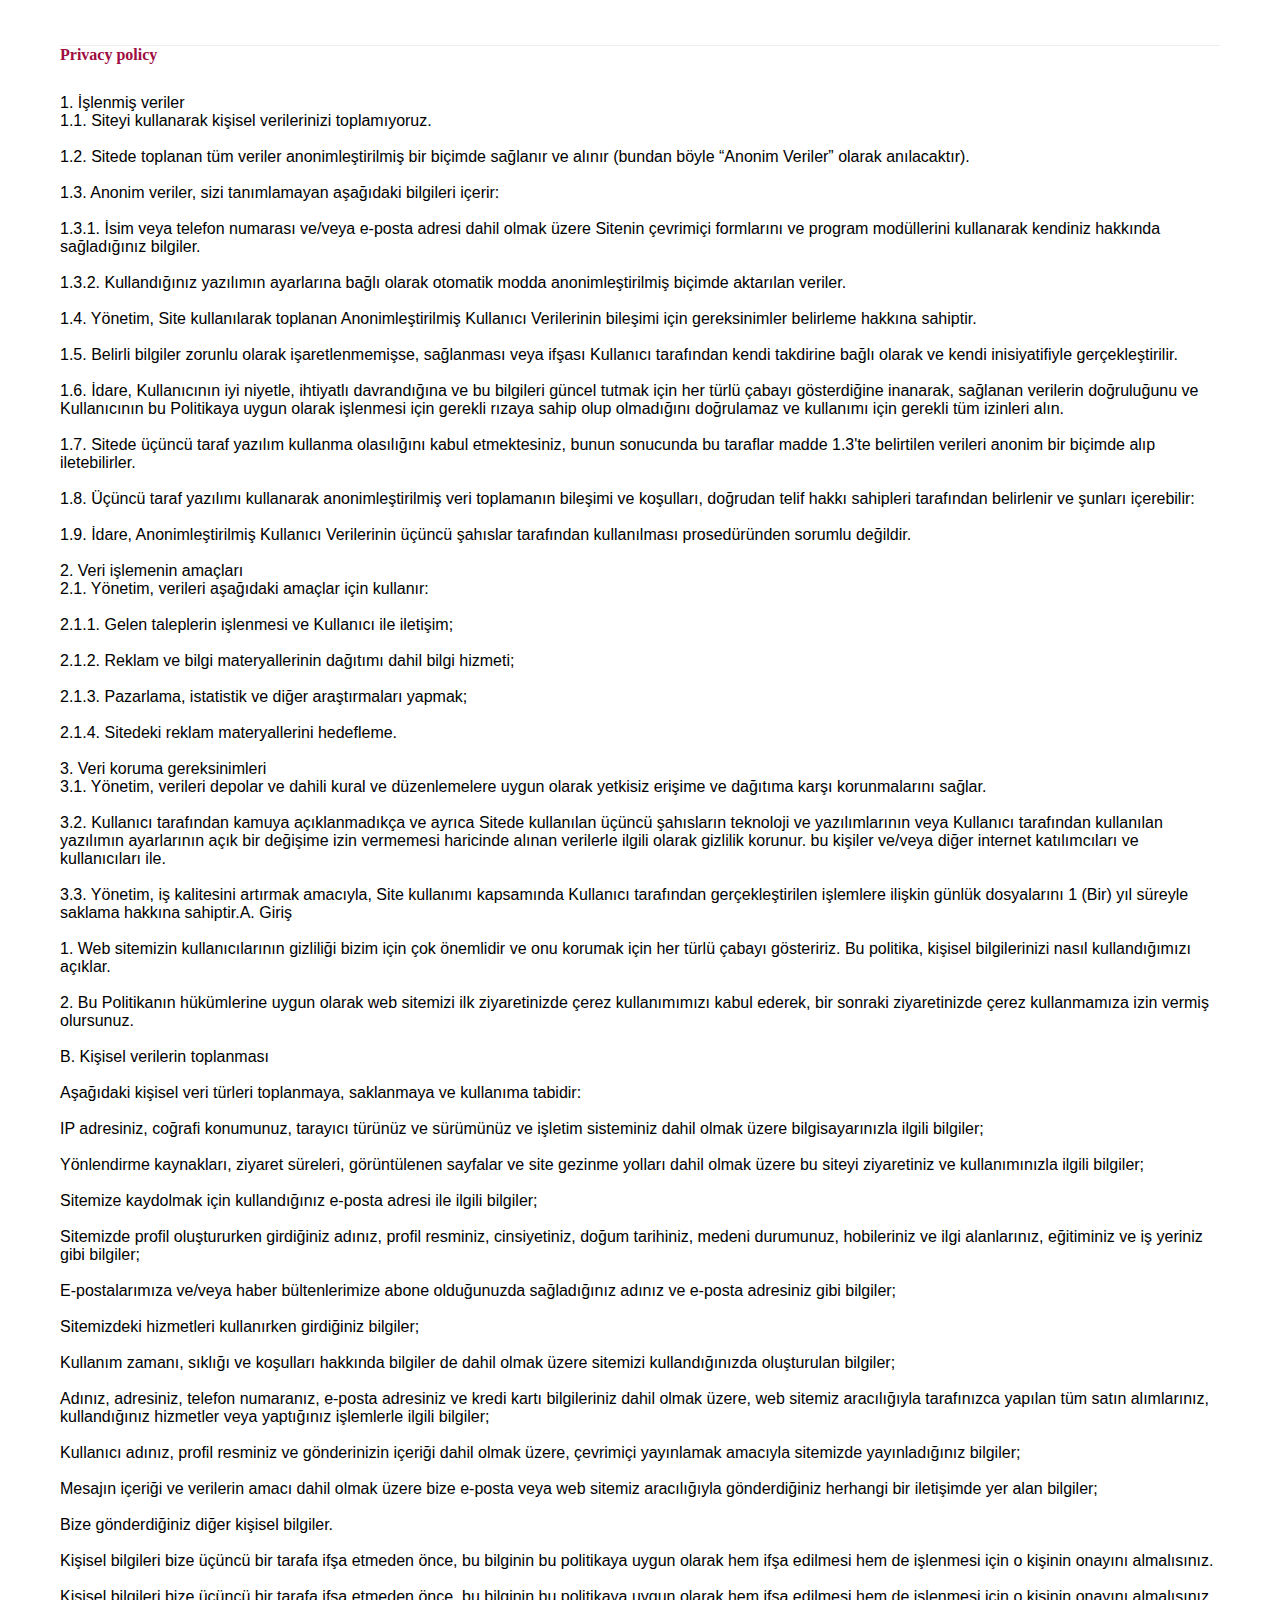
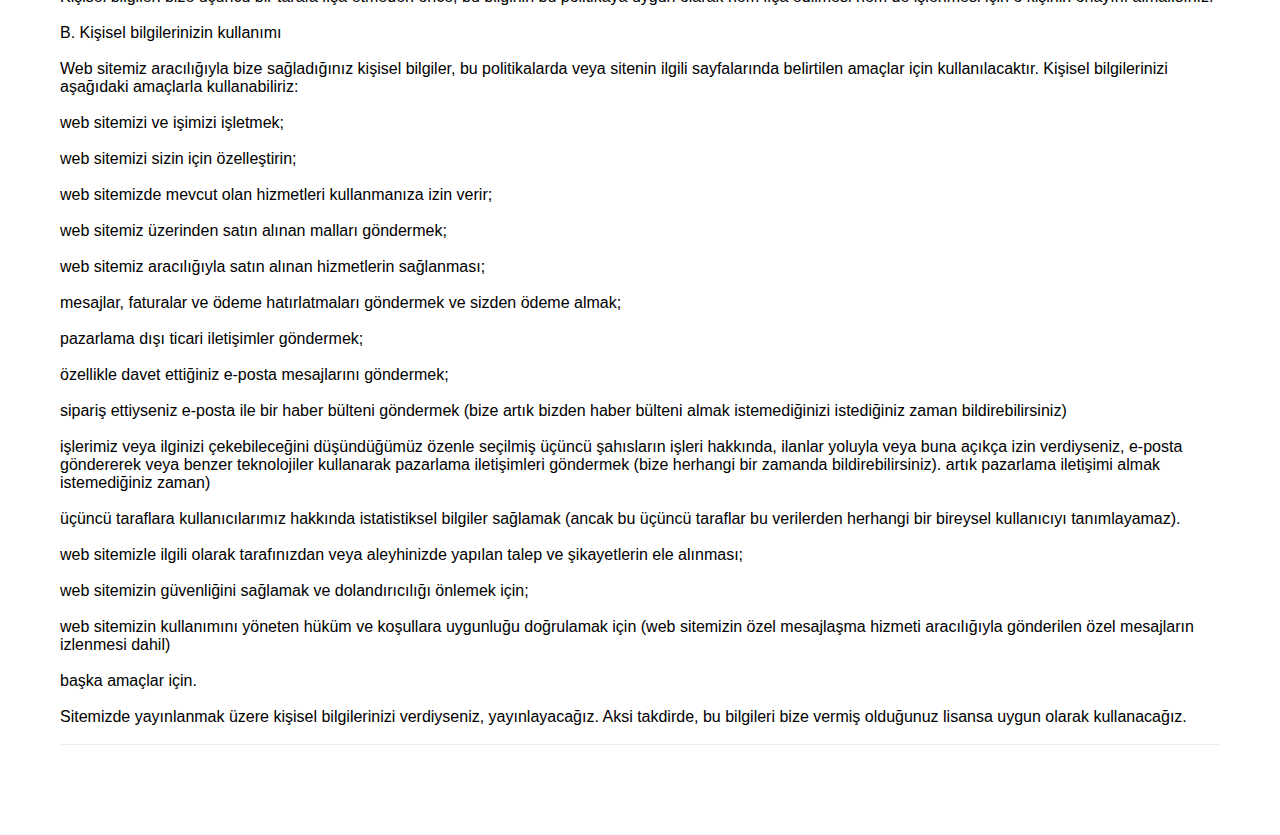
<file: policy.html>
<!DOCTYPE html>
<html>
<head>
    <meta charset="utf-8"/>
    <meta http-equiv="Content-Type" content="text/html; charset=utf-8"/>
    <meta name="viewport" content="width=device-width, initial-scale=1.0"/> <!--metatextblock--> <title>Vintage
    Adventures: Pin-Up Tarzında Bir Macera</title>
    <meta name="description"
          content="Vintage Adventures, unutulmuş geçitlerde pin-up tarzında ipuçlarıyla dolu bir macera sunuyor. Bilmeceleri çözerek, geçmişin sırlarını keşfedin ve hobilerinizi geliştirin!"/>
    <meta property="og:url" content="page56469747.html"/>
    <meta property="og:title" content="Vintage Adventures: Pin-Up Tarzında Bir Macera"/>
    <meta property="og:description"
          content="Vintage Adventures, unutulmuş geçitlerde pin-up tarzında ipuçlarıyla dolu bir macera sunuyor. Bilmeceleri çözerek, geçmişin sırlarını keşfedin ve hobilerinizi geliştirin!"/>
    <meta property="og:type" content="website"/>
    <meta property="og:image" content="images/tild6164-6435-4465-b063-316365313035__-__resize__504x__3.png"/>
    <link rel="canonical" href="index.html"> <!--/metatextblock-->
    <meta name="format-detection" content="telephone=no"/>
    <meta http-equiv="x-dns-prefetch-control" content="on">
    <link rel="dns-prefetch" href="https://ws.tildacdn.com">
    <link rel="apple-touch-icon" sizes="180x180" href="favicon/apple-touch-icon.png">
    <link rel="icon" type="image/png" sizes="32x32" href="favicon/favicon-48x48.png">
    <link rel="manifest" href="favicon/site.webmanifest"> <!-- Assets -->
    <script src="https://neo.tildacdn.com/js/tilda-fallback-1.0.min.js" async charset="utf-8"></script>
    <link rel="stylesheet" href="css/tilda-grid-3.0.min.css" type="text/css" media="all" onerror="this.loaderr='y';"/>
    <link rel="stylesheet" href="css/tilda-blocks-page56469747.min.css?t=1728972111" type="text/css" media="all"
          onerror="this.loaderr='y';"/>
    <link rel="stylesheet" href="css/tilda-slds-1.4.min.css" type="text/css" media="print" onload="this.media='all';"
          onerror="this.loaderr='y';"/>
    <noscript>
        <link rel="stylesheet" href="css/tilda-slds-1.4.min.css" type="text/css" media="all"/>
    </noscript>
    <link rel="stylesheet" href="css/tilda-cover-1.0.min.css" type="text/css" media="all" onerror="this.loaderr='y';"/>
    <link rel="stylesheet" href="css/fonts-tildasans.css" type="text/css" media="all" onerror="this.loaderr='y';"/>
    <script nomodule src="js/tilda-polyfill-1.0.min.js" charset="utf-8"></script>
    <script type="text/javascript">function t_onReady(func) {
        if (document.readyState != 'loading') {
            func();
        } else {
            document.addEventListener('DOMContentLoaded', func);
        }
    }

    function t_onFuncLoad(funcName, okFunc, time) {
        if (typeof window[funcName] === 'function') {
            okFunc();
        } else {
            setTimeout(function () {
                t_onFuncLoad(funcName, okFunc, time);
            }, (time || 100));
        }
    }

    function t_throttle(fn, threshhold, scope) {
        return function () {
            fn.apply(scope || this, arguments);
        };
    }</script>
    <script src="js/tilda-scripts-3.0.min.js" charset="utf-8" defer onerror="this.loaderr='y';"></script>
    <script src="js/tilda-blocks-page56469747.min.js?t=1728972111" charset="utf-8" async
            onerror="this.loaderr='y';"></script>
    <script src="js/lazyload-1.3.min.export.js" charset="utf-8" async onerror="this.loaderr='y';"></script>
    <script src="js/tilda-menu-1.0.min.js" charset="utf-8" async onerror="this.loaderr='y';"></script>
    <script src="js/tilda-slds-1.4.min.js" charset="utf-8" async onerror="this.loaderr='y';"></script>
    <script src="js/hammer.min.js" charset="utf-8" async onerror="this.loaderr='y';"></script>
    <script src="js/tilda-cover-1.0.min.js" charset="utf-8" async onerror="this.loaderr='y';"></script>
    <script src="js/tilda-skiplink-1.0.min.js" charset="utf-8" async onerror="this.loaderr='y';"></script>
    <script src="js/tilda-events-1.0.min.js" charset="utf-8" async onerror="this.loaderr='y';"></script>
    <script type="text/javascript">window.dataLayer = window.dataLayer || [];</script>
    <script type="text/javascript">(function () {
        if ((/bot|google|yandex|baidu|bing|msn|duckduckbot|teoma|slurp|crawler|spider|robot|crawling|facebook/i.test(navigator.userAgent)) === false && typeof (sessionStorage) != 'undefined' && sessionStorage.getItem('visited') !== 'y' && document.visibilityState) {
            var style = document.createElement('style');
            style.type = 'text/css';
            style.innerHTML = '@media screen and (min-width: 980px) {.t-records {opacity: 0;}.t-records_animated {-webkit-transition: opacity ease-in-out .2s;-moz-transition: opacity ease-in-out .2s;-o-transition: opacity ease-in-out .2s;transition: opacity ease-in-out .2s;}.t-records.t-records_visible {opacity: 1;}}';
            document.getElementsByTagName('head')[0].appendChild(style);

            function t_setvisRecs() {
                var alr = document.querySelectorAll('.t-records');
                Array.prototype.forEach.call(alr, function (el) {
                    el.classList.add("t-records_animated");
                });
                setTimeout(function () {
                    Array.prototype.forEach.call(alr, function (el) {
                        el.classList.add("t-records_visible");
                    });
                    sessionStorage.setItem("visited", "y");
                }, 400);
            }

            document.addEventListener('DOMContentLoaded', t_setvisRecs);
        }
    })();</script>
</head>
<body class="t-body" style="margin:0;"> <!--allrecords-->
<div id="allrecords" data-tilda-export="yes" class="t-records" data-hook="blocks-collection-content-node"
     data-tilda-project-id="10581919" data-tilda-page-id="54797911"
     data-tilda-formskey="9717782c923daea6bb947eae10581919" data-tilda-cookie="no" data-tilda-lazy="yes"
     data-tilda-project-lang="EN" data-tilda-root-zone="one">
    <div id="rec797620690" class="r t-rec t-rec_pt_45 t-rec_pb_90" style="padding-top:45px;padding-bottom:90px; "
         data-animationappear="off" data-record-type="585"><!-- T585 -->
        <div class="t585">
            <div class="t-container">
                <div class="t-col t-col_12 ">
                    <div class="t585__accordion" data-accordion="false" data-scroll-to-expanded="false">
                        <div class="t585__wrapper">
                            <div class="t585__header t585__opened" style="border-top: 1px solid #eee;margin-bottom: 30px;">
                                <span class="t585__title t-name t-name_xl" field="li_title__4303175426422"><strong
                                        style="color: rgb(158, 13, 65);">Privacy policy</strong></span><span
                                    class="t585__circle" style="background-color: #eee;"></span></span>
                            </div>
                            <div class="t585__content"
                                 id="accordion1_797620690"
                                 style="display:block">
                                <div class="t585__textwrapper">
                                    <div class="t585__text t-descr t-descr_xs" field="li_descr__4303175426422">1.
                                        İşlenmiş veriler<br/>1.1. Siteyi kullanarak kişisel verilerinizi
                                        toplamıyoruz.<br/><br/>1.2. Sitede toplanan tüm veriler anonimleştirilmiş bir
                                        biçimde sağlanır ve alınır (bundan böyle “Anonim Veriler” olarak
                                        anılacaktır).<br/><br/>1.3. Anonim veriler, sizi tanımlamayan aşağıdaki
                                        bilgileri içerir:<br/><br/>1.3.1. İsim veya telefon numarası ve/veya e-posta
                                        adresi dahil olmak üzere Sitenin çevrimiçi formlarını ve program modüllerini
                                        kullanarak kendiniz hakkında sağladığınız bilgiler.<br/><br/>1.3.2.
                                        Kullandığınız yazılımın ayarlarına bağlı olarak otomatik modda anonimleştirilmiş
                                        biçimde aktarılan veriler.<br/><br/>1.4. Yönetim, Site kullanılarak toplanan
                                        Anonimleştirilmiş Kullanıcı Verilerinin bileşimi için gereksinimler belirleme
                                        hakkına sahiptir.<br/><br/>1.5. Belirli bilgiler zorunlu olarak
                                        işaretlenmemişse, sağlanması veya ifşası Kullanıcı tarafından kendi takdirine
                                        bağlı olarak ve kendi inisiyatifiyle gerçekleştirilir.<br/><br/>1.6. İdare,
                                        Kullanıcının iyi niyetle, ihtiyatlı davrandığına ve bu bilgileri güncel tutmak
                                        için her türlü çabayı gösterdiğine inanarak, sağlanan verilerin doğruluğunu ve
                                        Kullanıcının bu Politikaya uygun olarak işlenmesi için gerekli rızaya sahip olup
                                        olmadığını doğrulamaz ve kullanımı için gerekli tüm izinleri alın.<br/><br/>1.7.
                                        Sitede üçüncü taraf yazılım kullanma olasılığını kabul etmektesiniz, bunun
                                        sonucunda bu taraflar madde 1.3'te belirtilen verileri anonim bir biçimde alıp
                                        iletebilirler.<br/><br/>1.8. Üçüncü taraf yazılımı kullanarak anonimleştirilmiş
                                        veri toplamanın bileşimi ve koşulları, doğrudan telif hakkı sahipleri tarafından
                                        belirlenir ve şunları içerebilir:<br/><br/>1.9. İdare, Anonimleştirilmiş
                                        Kullanıcı Verilerinin üçüncü şahıslar tarafından kullanılması prosedüründen
                                        sorumlu değildir.<br/><br/>2. Veri işlemenin amaçları<br/>2.1. Yönetim, verileri
                                        aşağıdaki amaçlar için kullanır:<br/><br/>2.1.1. Gelen taleplerin işlenmesi ve
                                        Kullanıcı ile iletişim;<br/><br/>2.1.2. Reklam ve bilgi materyallerinin dağıtımı
                                        dahil bilgi hizmeti;<br/><br/>2.1.3. Pazarlama, istatistik ve diğer
                                        araştırmaları yapmak;<br/><br/>2.1.4. Sitedeki reklam materyallerini
                                        hedefleme.<br/><br/>3. Veri koruma gereksinimleri<br/>3.1. Yönetim, verileri
                                        depolar ve dahili kural ve düzenlemelere uygun olarak yetkisiz erişime ve
                                        dağıtıma karşı korunmalarını sağlar.<br/><br/>3.2. Kullanıcı tarafından kamuya
                                        açıklanmadıkça ve ayrıca Sitede kullanılan üçüncü şahısların teknoloji ve
                                        yazılımlarının veya Kullanıcı tarafından kullanılan yazılımın ayarlarının açık
                                        bir değişime izin vermemesi haricinde alınan verilerle ilgili olarak gizlilik
                                        korunur. bu kişiler ve/veya diğer internet katılımcıları ve kullanıcıları
                                        ile.<br/><br/>3.3. Yönetim, iş kalitesini artırmak amacıyla, Site kullanımı
                                        kapsamında Kullanıcı tarafından gerçekleştirilen işlemlere ilişkin günlük
                                        dosyalarını 1 (Bir) yıl süreyle saklama hakkına sahiptir.A. Giriş<br/><br/>1.
                                        Web sitemizin kullanıcılarının gizliliği bizim için çok önemlidir ve onu korumak
                                        için her türlü çabayı gösteririz. Bu politika, kişisel bilgilerinizi nasıl
                                        kullandığımızı açıklar.<br/><br/>2. Bu Politikanın hükümlerine uygun olarak web
                                        sitemizi ilk ziyaretinizde çerez kullanımımızı kabul ederek, bir sonraki
                                        ziyaretinizde çerez kullanmamıza izin vermiş olursunuz.<br/><br/>B. Kişisel
                                        verilerin toplanması<br/><br/>Aşağıdaki kişisel veri türleri toplanmaya,
                                        saklanmaya ve kullanıma tabidir:<br/><br/>IP adresiniz, coğrafi konumunuz,
                                        tarayıcı türünüz ve sürümünüz ve işletim sisteminiz dahil olmak üzere
                                        bilgisayarınızla ilgili bilgiler;<br/><br/>Yönlendirme kaynakları, ziyaret
                                        süreleri, görüntülenen sayfalar ve site gezinme yolları dahil olmak üzere bu
                                        siteyi ziyaretiniz ve kullanımınızla ilgili bilgiler;<br/><br/>Sitemize
                                        kaydolmak için kullandığınız e-posta adresi ile ilgili bilgiler;<br/><br/>Sitemizde
                                        profil oluştururken girdiğiniz adınız, profil resminiz, cinsiyetiniz, doğum
                                        tarihiniz, medeni durumunuz, hobileriniz ve ilgi alanlarınız, eğitiminiz ve iş
                                        yeriniz gibi bilgiler;<br/><br/>E-postalarımıza ve/veya haber bültenlerimize
                                        abone olduğunuzda sağladığınız adınız ve e-posta adresiniz gibi
                                        bilgiler;<br/><br/>Sitemizdeki hizmetleri kullanırken girdiğiniz
                                        bilgiler;<br/><br/>Kullanım zamanı, sıklığı ve koşulları hakkında bilgiler de
                                        dahil olmak üzere sitemizi kullandığınızda oluşturulan bilgiler;<br/><br/>Adınız,
                                        adresiniz, telefon numaranız, e-posta adresiniz ve kredi kartı bilgileriniz
                                        dahil olmak üzere, web sitemiz aracılığıyla tarafınızca yapılan tüm satın
                                        alımlarınız, kullandığınız hizmetler veya yaptığınız işlemlerle ilgili bilgiler;<br/><br/>Kullanıcı
                                        adınız, profil resminiz ve gönderinizin içeriği dahil olmak üzere, çevrimiçi
                                        yayınlamak amacıyla sitemizde yayınladığınız bilgiler;<br/><br/>Mesajın içeriği
                                        ve verilerin amacı dahil olmak üzere bize e-posta veya web sitemiz aracılığıyla
                                        gönderdiğiniz herhangi bir iletişimde yer alan bilgiler;<br/><br/>Bize
                                        gönderdiğiniz diğer kişisel bilgiler.<br/><br/>Kişisel bilgileri bize üçüncü bir
                                        tarafa ifşa etmeden önce, bu bilginin bu politikaya uygun olarak hem ifşa
                                        edilmesi hem de işlenmesi için o kişinin onayını almalısınız.<br/><br/>Kişisel
                                        bilgileri bize üçüncü bir tarafa ifşa etmeden önce, bu bilginin bu politikaya
                                        uygun olarak hem ifşa edilmesi hem de işlenmesi için o kişinin onayını
                                        almalısınız.<br/><br/>B. Kişisel bilgilerinizin kullanımı<br/><br/>Web sitemiz
                                        aracılığıyla bize sağladığınız kişisel bilgiler, bu politikalarda veya sitenin
                                        ilgili sayfalarında belirtilen amaçlar için kullanılacaktır. Kişisel
                                        bilgilerinizi aşağıdaki amaçlarla kullanabiliriz:<br/><br/>web sitemizi ve
                                        işimizi işletmek;<br/><br/>web sitemizi sizin için özelleştirin;<br/><br/>web
                                        sitemizde mevcut olan hizmetleri kullanmanıza izin verir;<br/><br/>web sitemiz
                                        üzerinden satın alınan malları göndermek;<br/><br/>web sitemiz aracılığıyla
                                        satın alınan hizmetlerin sağlanması;<br/><br/>mesajlar, faturalar ve ödeme
                                        hatırlatmaları göndermek ve sizden ödeme almak;<br/><br/>pazarlama dışı ticari
                                        iletişimler göndermek;<br/><br/>özellikle davet ettiğiniz e-posta mesajlarını
                                        göndermek;<br/><br/>sipariş ettiyseniz e-posta ile bir haber bülteni göndermek
                                        (bize artık bizden haber bülteni almak istemediğinizi istediğiniz zaman
                                        bildirebilirsiniz)<br/><br/>işlerimiz veya ilginizi çekebileceğini düşündüğümüz
                                        özenle seçilmiş üçüncü şahısların işleri hakkında, ilanlar yoluyla veya buna
                                        açıkça izin verdiyseniz, e-posta göndererek veya benzer teknolojiler kullanarak
                                        pazarlama iletişimleri göndermek (bize herhangi bir zamanda bildirebilirsiniz).
                                        artık pazarlama iletişimi almak istemediğiniz zaman)<br/><br/>üçüncü taraflara
                                        kullanıcılarımız hakkında istatistiksel bilgiler sağlamak (ancak bu üçüncü
                                        taraflar bu verilerden herhangi bir bireysel kullanıcıyı
                                        tanımlayamaz).<br/><br/>web sitemizle ilgili olarak tarafınızdan veya
                                        aleyhinizde yapılan talep ve şikayetlerin ele alınması;<br/><br/>web sitemizin
                                        güvenliğini sağlamak ve dolandırıcılığı önlemek için;<br/><br/>web sitemizin
                                        kullanımını yöneten hüküm ve koşullara uygunluğu doğrulamak için (web sitemizin
                                        özel mesajlaşma hizmeti aracılığıyla gönderilen özel mesajların izlenmesi dahil)<br/><br/>başka
                                        amaçlar için.<br/><br/>Sitemizde yayınlanmak üzere kişisel bilgilerinizi
                                        verdiyseniz, yayınlayacağız. Aksi takdirde, bu bilgileri bize vermiş olduğunuz
                                        lisansa uygun olarak kullanacağız.<br/><br/></div>
                                </div>
                            </div>
                        </div>
                    </div>
                    <div class="t585__border" style="height: 1px; background-color: #eee;"></div>
                </div>
            </div>
        </div>
        <script>t_onReady(function () {
            t_onFuncLoad('t585_init', function () {
                t585_init('797620690');
            });
        });</script>
    </div>
</div> <!--/allrecords--> <!-- Stat -->
<script type="text/javascript">
window.tildastatcookie = 'no';
setTimeout(function () {
    (function (d, w, k, o, g) {
        var n = d.getElementsByTagName(o)[0], s = d.createElement(o), f = function () {
            n.parentNode.insertBefore(s, n);
        };
        s.type = "text/javascript";
        s.async = true;
        s.key = k;
        s.id = "tildastatscript";
        s.src = g;
        if (w.opera == "[object Opera]") {
            d.addEventListener("DOMContentLoaded", f, false);
        } else {
            f();
        }
    })(document, window, '670352d7640516b696425b4a263dee37', 'script', 'js/tilda-stat-1.0.min.js');
}, 2000);</script>
</body>
<script type="application/ld+json">
    {
        "@context": "https://schema.org",
        "@type": "Organization",
        "name": "Vintage Adventures: Pin-Up Tarzında Bir Macera",
        "url": "",
        "logo": "/favicon/favicon.ico"
    }
</script>
<script type="application/ld+json">
    {
        "@context": "https://schema.org",
        "@type": "WPHeader",
        "headline": "Vintage Adventures: Pin-Up Tarzında Bir Macera",
        "description": "Vintage Adventures, unutulmuş geçitlerde pin-up tarzında ipuçlarıyla dolu bir macera sunuyor. Bilmeceleri çözerek, geçmişin sırlarını keşfedin ve hobilerinizi geliştirin!",
        "publisher": {
            "@type": "Organization",
            "name": "Vintage Adventures: Pin-Up Tarzında Bir Macera",
            "logo": {
                "@type": "ImageObject",
                "url": "/favicon/favicon.ico"
            }
        }
    }
</script>
<script type="application/ld+json">
    {
        "@context": "https://schema.org",
        "@type": "WebPage",
        "name": "Vintage Adventures: Pin-Up Tarzında Bir Macera",
        "description": "Vintage Adventures, unutulmuş geçitlerde pin-up tarzında ipuçlarıyla dolu bir macera sunuyor. Bilmeceleri çözerek, geçmişin sırlarını keşfedin ve hobilerinizi geliştirin!",
        "publisher": {
            "@type": "Organization",
            "name": "Vintage Adventures: Pin-Up Tarzında Bir Macera"
        },
        "license": "A license document that applies to this content, typically indicated by URL"
    }
</script>
<script type="application/ld+json">
    {
        "@context": "https://schema.org",
        "@type": "SiteNavigationElement",
        "name": "Main Navigation",
        "url": "",
        "hasPart": [
            {
                "@type": "WebPage",
                "name": "Home",
                "url": ""
            },
            {
                "@type": "WebPage",
                "name": "Policy",
                "url": "/policy.html"
            },
            {
                "@type": "WebPage",
                "name": "Terms of Conditions",
                "url": "/terms.html"
            }
        ]
    }
</script>
</html>
</file>
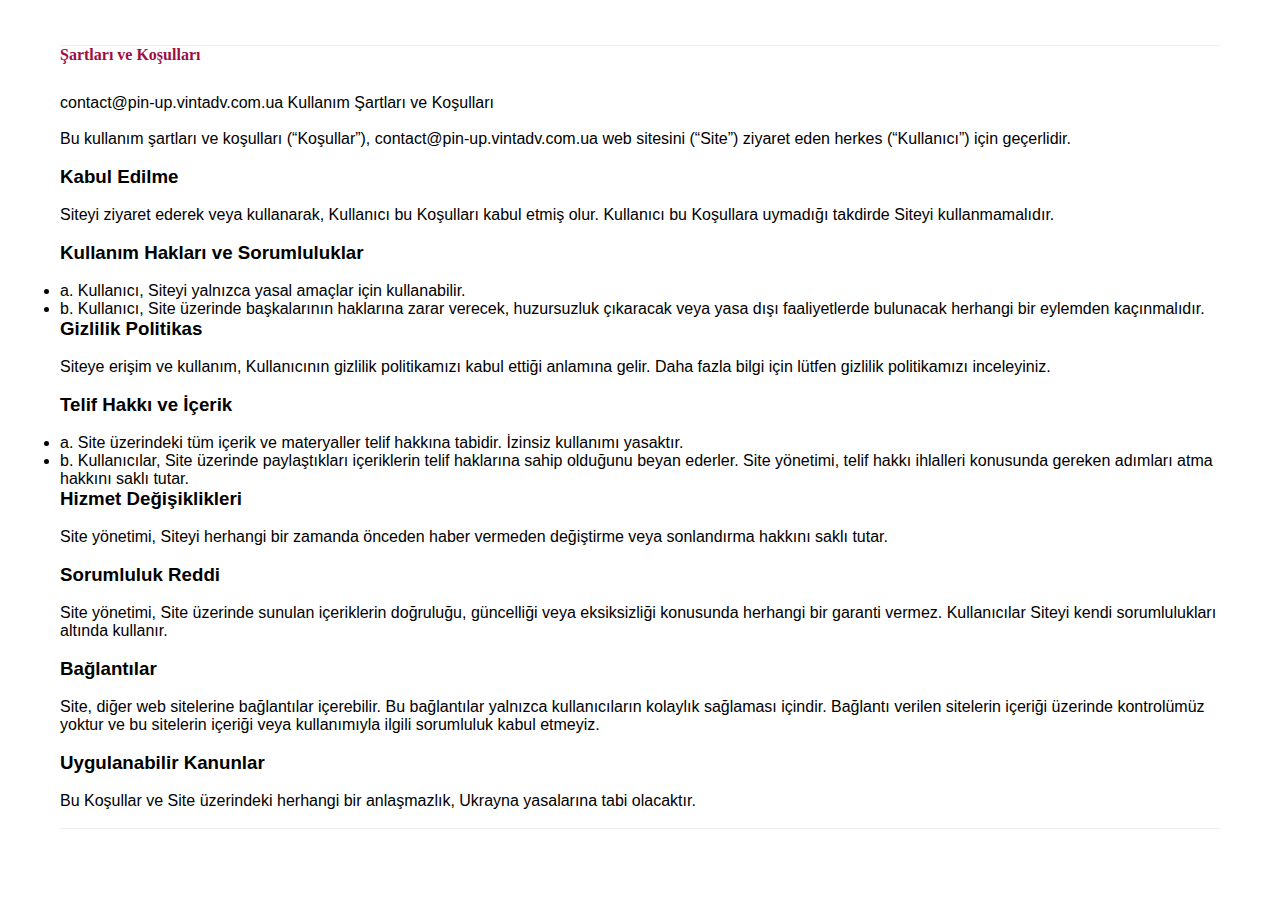
<file: terms.html>
<!DOCTYPE html>
<html>
<head>
    <meta charset="utf-8"/>
    <meta http-equiv="Content-Type" content="text/html; charset=utf-8"/>
    <meta name="viewport" content="width=device-width, initial-scale=1.0"/> <!--metatextblock--> <title>Vintage
    Adventures: Pin-Up Tarzında Bir Macera</title>
    <meta name="description"
          content="Vintage Adventures, unutulmuş geçitlerde pin-up tarzında ipuçlarıyla dolu bir macera sunuyor. Bilmeceleri çözerek, geçmişin sırlarını keşfedin ve hobilerinizi geliştirin!"/>
    <meta property="og:url" content="page56469747.html"/>
    <meta property="og:title" content="Vintage Adventures: Pin-Up Tarzında Bir Macera"/>
    <meta property="og:description"
          content="Vintage Adventures, unutulmuş geçitlerde pin-up tarzında ipuçlarıyla dolu bir macera sunuyor. Bilmeceleri çözerek, geçmişin sırlarını keşfedin ve hobilerinizi geliştirin!"/>
    <meta property="og:type" content="website"/>
    <meta property="og:image" content="images/tild6164-6435-4465-b063-316365313035__-__resize__504x__3.png"/>
    <link rel="canonical" href="index.html"> <!--/metatextblock-->
    <meta name="format-detection" content="telephone=no"/>
    <meta http-equiv="x-dns-prefetch-control" content="on">
    <link rel="dns-prefetch" href="https://ws.tildacdn.com">
    <link rel="apple-touch-icon" sizes="180x180" href="favicon/apple-touch-icon.png">
    <link rel="icon" type="image/png" sizes="32x32" href="favicon/favicon-48x48.png">
    <link rel="manifest" href="favicon/site.webmanifest"> <!-- Assets -->
    <script src="https://neo.tildacdn.com/js/tilda-fallback-1.0.min.js" async charset="utf-8"></script>
    <link rel="stylesheet" href="css/tilda-grid-3.0.min.css" type="text/css" media="all" onerror="this.loaderr='y';"/>
    <link rel="stylesheet" href="css/tilda-blocks-page56469747.min.css?t=1728972111" type="text/css" media="all"
          onerror="this.loaderr='y';"/>
    <link rel="stylesheet" href="css/tilda-slds-1.4.min.css" type="text/css" media="print" onload="this.media='all';"
          onerror="this.loaderr='y';"/>
    <noscript>
        <link rel="stylesheet" href="css/tilda-slds-1.4.min.css" type="text/css" media="all"/>
    </noscript>
    <link rel="stylesheet" href="css/tilda-cover-1.0.min.css" type="text/css" media="all" onerror="this.loaderr='y';"/>
    <link rel="stylesheet" href="css/fonts-tildasans.css" type="text/css" media="all" onerror="this.loaderr='y';"/>
    <script nomodule src="js/tilda-polyfill-1.0.min.js" charset="utf-8"></script>
    <script type="text/javascript">function t_onReady(func) {
        if (document.readyState != 'loading') {
            func();
        } else {
            document.addEventListener('DOMContentLoaded', func);
        }
    }

    function t_onFuncLoad(funcName, okFunc, time) {
        if (typeof window[funcName] === 'function') {
            okFunc();
        } else {
            setTimeout(function () {
                t_onFuncLoad(funcName, okFunc, time);
            }, (time || 100));
        }
    }

    function t_throttle(fn, threshhold, scope) {
        return function () {
            fn.apply(scope || this, arguments);
        };
    }</script>
    <script src="js/tilda-scripts-3.0.min.js" charset="utf-8" defer onerror="this.loaderr='y';"></script>
    <script src="js/tilda-blocks-page56469747.min.js?t=1728972111" charset="utf-8" async
            onerror="this.loaderr='y';"></script>
    <script src="js/lazyload-1.3.min.export.js" charset="utf-8" async onerror="this.loaderr='y';"></script>
    <script src="js/tilda-menu-1.0.min.js" charset="utf-8" async onerror="this.loaderr='y';"></script>
    <script src="js/tilda-slds-1.4.min.js" charset="utf-8" async onerror="this.loaderr='y';"></script>
    <script src="js/hammer.min.js" charset="utf-8" async onerror="this.loaderr='y';"></script>
    <script src="js/tilda-cover-1.0.min.js" charset="utf-8" async onerror="this.loaderr='y';"></script>
    <script src="js/tilda-skiplink-1.0.min.js" charset="utf-8" async onerror="this.loaderr='y';"></script>
    <script src="js/tilda-events-1.0.min.js" charset="utf-8" async onerror="this.loaderr='y';"></script>
    <script type="text/javascript">window.dataLayer = window.dataLayer || [];</script>
    <script type="text/javascript">(function () {
        if ((/bot|google|yandex|baidu|bing|msn|duckduckbot|teoma|slurp|crawler|spider|robot|crawling|facebook/i.test(navigator.userAgent)) === false && typeof (sessionStorage) != 'undefined' && sessionStorage.getItem('visited') !== 'y' && document.visibilityState) {
            var style = document.createElement('style');
            style.type = 'text/css';
            style.innerHTML = '@media screen and (min-width: 980px) {.t-records {opacity: 0;}.t-records_animated {-webkit-transition: opacity ease-in-out .2s;-moz-transition: opacity ease-in-out .2s;-o-transition: opacity ease-in-out .2s;transition: opacity ease-in-out .2s;}.t-records.t-records_visible {opacity: 1;}}';
            document.getElementsByTagName('head')[0].appendChild(style);

            function t_setvisRecs() {
                var alr = document.querySelectorAll('.t-records');
                Array.prototype.forEach.call(alr, function (el) {
                    el.classList.add("t-records_animated");
                });
                setTimeout(function () {
                    Array.prototype.forEach.call(alr, function (el) {
                        el.classList.add("t-records_visible");
                    });
                    sessionStorage.setItem("visited", "y");
                }, 400);
            }

            document.addEventListener('DOMContentLoaded', t_setvisRecs);
        }
    })();</script>
</head>
<body class="t-body" style="margin:0;"> <!--allrecords-->
<div id="allrecords" data-tilda-export="yes" class="t-records" data-hook="blocks-collection-content-node"
     data-tilda-project-id="10581919" data-tilda-page-id="54797911"
     data-tilda-formskey="9717782c923daea6bb947eae10581919" data-tilda-cookie="no" data-tilda-lazy="yes"
     data-tilda-project-lang="EN" data-tilda-root-zone="one">
    <div id="rec797620690" class="r t-rec t-rec_pt_45 t-rec_pb_90" style="padding-top:45px;padding-bottom:90px; "
         data-animationappear="off" data-record-type="585"><!-- T585 -->
        <div class="t585">
            <div class="t-container">
                <div class="t-col t-col_12 ">
                    <div class="t585__accordion" data-accordion="false" data-scroll-to-expanded="false">
                        <div class="t585__wrapper">
                            <div class="t585__header t585__opened" style="border-top: 1px solid #eee;margin-bottom: 30px;">
                                <span class="t585__title t-name t-name_xl" field="li_title__4303175426422"><strong
                                        style="color: rgb(158, 13, 65);">Şartları ve Koşulları</strong></span><span
                                    class="t585__circle" style="background-color: #eee;"></span></span>
                            </div>
                            <div class="t585__content"
                                 id="accordion1_797620690"
                                 style="display:block">
                                <div class="t585__textwrapper">
                                    <div class="t585__text t-descr t-descr_xs" field="li_descr__4303175426422">
                                        <p>contact@pin-up.vintadv.com.ua Kullanım Şartları ve Koşulları</p><br/>
                                        <p>Bu kullanım şartları ve koşulları (“Koşullar”), contact@pin-up.vintadv.com.ua web sitesini (“Site”) ziyaret eden herkes (“Kullanıcı”) için geçerlidir.</p><br/>
                                        <h3>Kabul Edilme</h3><br/>
                                        <p>Siteyi ziyaret ederek veya kullanarak, Kullanıcı bu Koşulları kabul etmiş olur. Kullanıcı bu Koşullara uymadığı takdirde Siteyi kullanmamalıdır.</p><br/>
                                        <h3>Kullanım Hakları ve Sorumluluklar</h3><br/>
                                        <li>a. Kullanıcı, Siteyi yalnızca yasal amaçlar için kullanabilir.</li>
                                        <li>b. Kullanıcı, Site üzerinde başkalarının haklarına zarar verecek, huzursuzluk çıkaracak veya yasa dışı faaliyetlerde bulunacak herhangi bir eylemden kaçınmalıdır.</li>
                                        <h3>Gizlilik Politikas</h3><br/>
                                        <p>Siteye erişim ve kullanım, Kullanıcının gizlilik politikamızı kabul ettiği anlamına gelir. Daha fazla bilgi için lütfen gizlilik politikamızı inceleyiniz.</p><br/>
                                        <h3>Telif Hakkı ve İçerik</h3><br/>
                                        <li>a. Site üzerindeki tüm içerik ve materyaller telif hakkına tabidir. İzinsiz kullanımı yasaktır.</li>
                                        <li>b. Kullanıcılar, Site üzerinde paylaştıkları içeriklerin telif haklarına sahip olduğunu beyan ederler. Site yönetimi, telif hakkı ihlalleri konusunda gereken adımları atma hakkını saklı tutar.</li>
                                        <h3>Hizmet Değişiklikleri</h3><br/>
                                        <p>Site yönetimi, Siteyi herhangi bir zamanda önceden haber vermeden değiştirme veya sonlandırma hakkını saklı tutar.</p><br/>
                                        <h3>Sorumluluk Reddi</h3><br/>
                                        <p>Site yönetimi, Site üzerinde sunulan içeriklerin doğruluğu, güncelliği veya eksiksizliği konusunda herhangi bir garanti vermez. Kullanıcılar Siteyi kendi sorumlulukları altında kullanır.</p><br/>
                                        <h3>Bağlantılar</h3><br/>
                                        <p>Site, diğer web sitelerine bağlantılar içerebilir. Bu bağlantılar yalnızca kullanıcıların kolaylık sağlaması içindir. Bağlantı verilen sitelerin içeriği üzerinde kontrolümüz yoktur ve bu sitelerin içeriği veya kullanımıyla ilgili sorumluluk kabul etmeyiz.</p><br/>
                                        <h3>Uygulanabilir Kanunlar</h3><br/>
                                        <p>Bu Koşullar ve Site üzerindeki herhangi bir anlaşmazlık, Ukrayna yasalarına tabi olacaktır.</p><br/>
                                    </div>
                                </div>
                            </div>
                        </div>
                    </div>
                    <div class="t585__border" style="height: 1px; background-color: #eee;"></div>
                </div>
            </div>
        </div>
        <script>t_onReady(function () {
            t_onFuncLoad('t585_init', function () {
                t585_init('797620690');
            });
        });</script>
    </div>
</div> <!--/allrecords--> <!-- Stat -->
<script type="text/javascript">
window.tildastatcookie = 'no';
setTimeout(function () {
    (function (d, w, k, o, g) {
        var n = d.getElementsByTagName(o)[0], s = d.createElement(o), f = function () {
            n.parentNode.insertBefore(s, n);
        };
        s.type = "text/javascript";
        s.async = true;
        s.key = k;
        s.id = "tildastatscript";
        s.src = g;
        if (w.opera == "[object Opera]") {
            d.addEventListener("DOMContentLoaded", f, false);
        } else {
            f();
        }
    })(document, window, '670352d7640516b696425b4a263dee37', 'script', 'js/tilda-stat-1.0.min.js');
}, 2000);</script>
</body>
<script type="application/ld+json">
    {
        "@context": "https://schema.org",
        "@type": "Organization",
        "name": "Vintage Adventures: Pin-Up Tarzında Bir Macera",
        "url": "",
        "logo": "/favicon/favicon.ico"
    }
</script>
<script type="application/ld+json">
    {
        "@context": "https://schema.org",
        "@type": "WPHeader",
        "headline": "Vintage Adventures: Pin-Up Tarzında Bir Macera",
        "description": "Vintage Adventures, unutulmuş geçitlerde pin-up tarzında ipuçlarıyla dolu bir macera sunuyor. Bilmeceleri çözerek, geçmişin sırlarını keşfedin ve hobilerinizi geliştirin!",
        "publisher": {
            "@type": "Organization",
            "name": "Vintage Adventures: Pin-Up Tarzında Bir Macera",
            "logo": {
                "@type": "ImageObject",
                "url": "/favicon/favicon.ico"
            }
        }
    }
</script>
<script type="application/ld+json">
    {
        "@context": "https://schema.org",
        "@type": "WebPage",
        "name": "Vintage Adventures: Pin-Up Tarzında Bir Macera",
        "description": "Vintage Adventures, unutulmuş geçitlerde pin-up tarzında ipuçlarıyla dolu bir macera sunuyor. Bilmeceleri çözerek, geçmişin sırlarını keşfedin ve hobilerinizi geliştirin!",
        "publisher": {
            "@type": "Organization",
            "name": "Vintage Adventures: Pin-Up Tarzında Bir Macera"
        },
        "license": "A license document that applies to this content, typically indicated by URL"
    }
</script>
<script type="application/ld+json">
    {
        "@context": "https://schema.org",
        "@type": "SiteNavigationElement",
        "name": "Main Navigation",
        "url": "",
        "hasPart": [
            {
                "@type": "WebPage",
                "name": "Home",
                "url": ""
            },
            {
                "@type": "WebPage",
                "name": "Policy",
                "url": "/policy.html"
            },
            {
                "@type": "WebPage",
                "name": "Terms of Conditions",
                "url": "/terms.html"
            }
        ]
    }
</script>
</html>
</file>
<file: css/fonts-tildasans.css>
@font-face {
  font-family: 'TildaSans';
  font-style: normal;
  font-weight: 250 1000;
  src: url('https://static.tildacdn.com/fonts/tildasans/TildaSans-VF.woff2') format('woff2-variations'),
       url('https://static.tildacdn.com/fonts/tildasans/TildaSans-VF.woff') format('woff-variations');     
}
@font-face {
  font-family: 'TildaSans';
  font-style: normal;
  font-weight: 300;
  src: url('https://static.tildacdn.com/fonts/tildasans/TildaSans-Light.eot');
  src: url('https://static.tildacdn.com/fonts/tildasans/TildaSans-Light.eot?#iefix') format('embedded-opentype'),
       url('https://static.tildacdn.com/fonts/tildasans/TildaSans-VF.woff2') format('woff2-variations'),
       url('https://static.tildacdn.com/fonts/tildasans/TildaSans-VF.woff') format('woff-variations'),
       url('https://static.tildacdn.com/fonts/tildasans/TildaSans-Light.woff2') format('woff2'),
       url('https://static.tildacdn.com/fonts/tildasans/TildaSans-Light.woff') format('woff');
}
@font-face {
  font-family: 'TildaSans';
  font-style: normal;
  font-weight: 400;
  src: url('https://static.tildacdn.com/fonts/tildasans/TildaSans-Regular.eot');
  src: url('https://static.tildacdn.com/fonts/tildasans/TildaSans-Regular.eot?#iefix') format('embedded-opentype'),
       url('https://static.tildacdn.com/fonts/tildasans/TildaSans-VF.woff2') format('woff2-variations'),
       url('https://static.tildacdn.com/fonts/tildasans/TildaSans-VF.woff') format('woff-variations'),  
       url('https://static.tildacdn.com/fonts/tildasans/TildaSans-Regular.woff2') format('woff2'),
       url('https://static.tildacdn.com/fonts/tildasans/TildaSans-Regular.woff') format('woff');
}
@font-face {
  font-family: 'TildaSans';
  font-style: normal;
  font-weight: 500;
  src: url('https://static.tildacdn.com/fonts/tildasans/TildaSans-Medium.eot');
  src: url('https://static.tildacdn.com/fonts/tildasans/TildaSans-Medium.eot?#iefix') format('embedded-opentype'),
       url('https://static.tildacdn.com/fonts/tildasans/TildaSans-VF.woff2') format('woff2-variations'),
       url('https://static.tildacdn.com/fonts/tildasans/TildaSans-VF.woff') format('woff-variations'),  
       url('https://static.tildacdn.com/fonts/tildasans/TildaSans-Medium.woff2') format('woff2'),
       url('https://static.tildacdn.com/fonts/tildasans/TildaSans-Medium.woff') format('woff');
}
@font-face {
  font-family: 'TildaSans';
  font-style: normal;
  font-weight: 600;
  src: url('https://static.tildacdn.com/fonts/tildasans/TildaSans-Semibold.eot');
  src: url('https://static.tildacdn.com/fonts/tildasans/TildaSans-Semibold.eot?#iefix') format('embedded-opentype'),
       url('https://static.tildacdn.com/fonts/tildasans/TildaSans-VF.woff2') format('woff2-variations'),
       url('https://static.tildacdn.com/fonts/tildasans/TildaSans-VF.woff') format('woff-variations'),  
       url('https://static.tildacdn.com/fonts/tildasans/TildaSans-Semibold.woff2') format('woff2'),
       url('https://static.tildacdn.com/fonts/tildasans/TildaSans-Semibold.woff') format('woff');
}
@font-face {
  font-family: 'TildaSans';
  font-style: normal;
  font-weight: 700;
  src: url('https://static.tildacdn.com/fonts/tildasans/TildaSans-Bold.eot');
  src: url('https://static.tildacdn.com/fonts/tildasans/TildaSans-Bold.eot?#iefix') format('embedded-opentype'),
       url('https://static.tildacdn.com/fonts/tildasans/TildaSans-VF.woff2') format('woff2-variations'),
       url('https://static.tildacdn.com/fonts/tildasans/TildaSans-VF.woff') format('woff-variations'),  
       url('https://static.tildacdn.com/fonts/tildasans/TildaSans-Bold.woff2') format('woff2'),
       url('https://static.tildacdn.com/fonts/tildasans/TildaSans-Bold.woff') format('woff');
}
@font-face {
  font-family: 'TildaSans';
  font-style: normal;
  font-weight: 800;
  src: url('https://static.tildacdn.com/fonts/tildasans/TildaSans-Extrabold.eot');
  src: url('https://static.tildacdn.com/fonts/tildasans/TildaSans-Extrabold.eot?#iefix') format('embedded-opentype'),
       url('https://static.tildacdn.com/fonts/tildasans/TildaSans-VF.woff2') format('woff2-variations'),
       url('https://static.tildacdn.com/fonts/tildasans/TildaSans-VF.woff') format('woff-variations'),  
       url('https://static.tildacdn.com/fonts/tildasans/TildaSans-Extrabold.woff2') format('woff2'),
       url('https://static.tildacdn.com/fonts/tildasans/TildaSans-Extrabold.woff') format('woff');
}
@font-face {
  font-family: 'TildaSans';
  font-style: normal;
  font-weight: 900;
  src: url('https://static.tildacdn.com/fonts/tildasans/TildaSans-Black.eot');
  src: url('https://static.tildacdn.com/fonts/tildasans/TildaSans-Black.eot?#iefix') format('embedded-opentype'),
       url('https://static.tildacdn.com/fonts/tildasans/TildaSans-VF.woff2') format('woff2-variations'),
       url('https://static.tildacdn.com/fonts/tildasans/TildaSans-VF.woff') format('woff-variations'),  
       url('https://static.tildacdn.com/fonts/tildasans/TildaSans-Black.woff2') format('woff2'),
       url('https://static.tildacdn.com/fonts/tildasans/TildaSans-Black.woff') format('woff');
}
</file>
<file: css/tilda-grid-3.0.min.css>
*,*:before,*:after{-webkit-box-sizing:content-box;-moz-box-sizing:content-box;box-sizing:content-box}div,span,h1,h2,h3,h4,h5,h6,p,blockquote,pre,a,code,img,b,u,i,center,table,tr,th,td,video{margin:0;padding:0;border:0}sup{line-height:0;font-size:smaller;vertical-align:super}sub{line-height:0;font-size:smaller;vertical-align:sub}.t-clear{clear:both}.t-row{margin:0}.t-container{margin-left:auto;margin-right:auto;width:100%;max-width:1200px;padding:0}.t-container.flexx{display:-webkit-box;display:-moz-box;display:-ms-flexbox;display:-webkit-flex;display:flex}.t-container_flex{display:-webkit-box;display:-moz-box;display:-ms-flexbox;display:-webkit-flex;display:flex}.t-container_100{width:100%;padding:0}.t-container_10{margin-left:auto;margin-right:auto;width:100%;max-width:1000px;padding:0}.t-container_8{margin-left:auto;margin-right:auto;width:100%;max-width:800px;padding:0}.t-container:before,.t-container:after,.t-container_10:before,.t-container_10:after,.t-container_8:before,.t-container_8:after,.t-container_100:before,.t-container_100:after{display:table;content:" ";width:0}.t-container:after,.t-container_10:after,.t-container_8:after,.t-container_100:after{clear:both}.t-col{display:inline;float:left;margin-left:20px;margin-right:20px;width:100%}.t-col.flexx{align-items:stretch;height:inherit;margin-top:auto;margin-bottom:auto}.t-col_flex{align-items:stretch;height:inherit;margin-top:auto;margin-bottom:auto}.t-col_1{max-width:60px}.t-col_2{max-width:160px}.t-col_3{max-width:260px}.t-col_4{max-width:360px}.t-col_5{max-width:460px}.t-col_6{max-width:560px}.t-col_7{max-width:660px}.t-col_8{max-width:760px}.t-col_9{max-width:860px}.t-col_10{max-width:960px}.t-col_11{max-width:1060px}.t-col_12{max-width:1160px}.t-col_100{max-width:100vw}.t-prefix_1{padding-left:100px}.t-prefix_2{padding-left:200px}.t-prefix_3{padding-left:300px}.t-prefix_4{padding-left:400px}.t-prefix_5{padding-left:500px}.t-prefix_6{padding-left:600px}.t-prefix_7{padding-left:700px}.t-prefix_8{padding-left:800px}.t-prefix_9{padding-left:900px}.t-prefix_10{padding-left:1000px}.t-prefix_11{padding-left:1100px}.t-prefix_12{padding-left:1200px}.t-width{width:100%}.t-width_1{max-width:60px}.t-width_2{max-width:160px}.t-width_3{max-width:260px}.t-width_4{max-width:360px}.t-width_5{max-width:460px}.t-width_6{max-width:560px}.t-width_7{max-width:660px}.t-width_8{max-width:760px}.t-width_9{max-width:860px}.t-width_10{max-width:960px}.t-width_11{max-width:1060px}.t-width_12{max-width:1160px}.t-width_100{max-width:100%}.t-cell{display:table-cell;vertical-align:middle;height:100%;margin-left:0;margin-right:0}.t-cell_25{width:25vw}.t-cell_33{width:33.3333333vw}.t-cell_50{width:50vw}.t-cell_100{width:100vw}@media screen and (max-width:1200px){.t-container{max-width:960px;padding:0}.t-container_10{max-width:780px}.t-container_8{max-width:640px}.t-col{display:inline;float:left;margin-left:10px;margin-right:10px;width:100%}.t-col_1{max-width:60px}.t-col_2{max-width:140px}.t-col_3{max-width:220px}.t-col_4{max-width:300px}.t-col_5{max-width:380px}.t-col_6{max-width:460px}.t-col_7{max-width:540px}.t-col_8{max-width:620px}.t-col_9{max-width:700px}.t-col_10{max-width:780px}.t-col_11{max-width:860px}.t-col_12{max-width:940px}.t-prefix_1{padding-left:80px}.t-prefix_2{padding-left:160px}.t-prefix_3{padding-left:240px}.t-prefix_4{padding-left:320px}.t-prefix_5{padding-left:400px}.t-prefix_6{padding-left:480px}.t-prefix_7{padding-left:560px}.t-prefix_8{padding-left:640px}.t-prefix_9{padding-left:720px}.t-prefix_10{padding-left:800px}.t-prefix_11{padding-left:880px}.t-prefix_12{padding-left:960px}.t-width_1{max-width:60px}.t-width_2{max-width:140px}.t-width_3{max-width:220px}.t-width_4{max-width:300px}.t-width_5{max-width:380px}.t-width_6{max-width:460px}.t-width_7{max-width:540px}.t-width_8{max-width:620px}.t-width_9{max-width:700px}.t-width_10{max-width:780px}.t-width_11{max-width:860px}.t-width_12{max-width:940px}.t-width_100{max-width:100%}}@media screen and (max-width:960px){.t-container{max-width:640px}.t-container.flexx{display:block}.t-container_flex{display:block}.t-col{display:block;float:none;padding-left:20px;padding-right:20px;margin:0;width:100%;max-width:100%;box-sizing:border-box}.t-col_1,.t-col_2,.t-col_3,.t-col_4,.t-col_5,.t-col_6,.t-col_7,.t-col_8,.t-col_9,.t-col_10,.t-col_11,.t-col_12{width:100%;max-width:100%}.t-prefix_1,.t-prefix_2,.t-prefix_3,.t-prefix_4,.t-prefix_5,.t-prefix_6,.t-prefix_7,.t-prefix_8,.t-prefix_9,.t-prefix_10,.t-prefix_11,.t-prefix_12{padding-left:none}}.links{display: flex;justify-content: center;margin-top: 30px;}.text-black{color:#111}#allrecords .links a{color: #111;margin: 0 20px}#original{font-family:'Open Sans',sans-serif!important;direction:ltr;font-size:1em;margin:0;background-color:#07498f;color:#fff}.wrap__btn--PxHri--section{background-image:url('../images/bg-desc.png');background-size:cover;width:914px;margin:0 auto;min-height:100vh;display:flex;flex-direction:column;align-items:center;justify-content:center}.logo-img{margin-bottom:20px;width:200px;height:auto}.button{align-items:center;background:#fff;border:0 solid #E2E8F0;box-shadow:0 4px 6px -1px rgba(0,0,0,0.1),0 2px 4px -1px rgba(0,0,0,0.06);box-sizing:border-box;color:#1A202C;display:inline-flex;font-weight:700;height:56px;justify-content:center;line-height:24px;overflow-wrap:break-word;padding:29px 55px;text-decoration:none;width:auto;border-radius:8px;cursor:pointer;user-select:none;-webkit-user-select:none;touch-action:manipulation;font-size:18px}.main__img--l83Xf--section{text-align:center;background:rgba(255,255,255,0.0);padding:46px;border-radius:0}.main__img--l83Xf--section h1{font-weight:400;font-size:37px;border-bottom:1px dotted #ccc;padding-bottom:22px;margin-top:0;color:#fff;font-family:'Open Sans',sans-serif!important;}.button__header--0mbZF--element{display:flex;gap:29px;align-items:center;justify-content:center;margin-top:22px}}#main{display:block}#original{display:none}.button-yes{background:#04cfa6;box-shadow:0 2px #082144;transition:.5s}.button-no{background:#ff2401!important;padding:29px 55px;font-size:18px;text-decoration:none;box-shadow:0 3px #082144}@media(max-width:1200px){.wrap__btn--PxHri--section{width:100%}}@media(max-width:480px){.button__header--0mbZF--element{flex-direction:column}}@media(max-width:768px){#main{display:none}#original{display:block}}}
</file>
<file: css/tilda-blocks-page56469747.min.css>
.csssize{height:6607px}.t-body{margin:0}#allrecords{-webkit-font-smoothing:antialiased;background-color:none}#allrecords a{color:#ff8562;text-decoration:none}#allrecords a,#allrecords button,#allrecords .t-radio,#allrecords .t-checkbox,#allrecords .t-img-select{outline:none}#allrecords a:focus-visible,#allrecords button:focus-visible,#allrecords .t-focusable,#allrecords .t-focusable .t-btn,#allrecords .t-focusable .t-btntext,#allrecords .t-img-select:focus-visible+.t-img-select__indicator,#allrecords .t-img-select:focus-visible+.t-img-select__indicator:after,#allrecords .t-radio:focus-visible+.t-radio__indicator,#allrecords .t-checkbox:focus-visible+.t-checkbox__indicator{outline-color:#2015FF;outline-offset:4px;outline-style:auto}#allrecords .t-descr a:focus-visible,#allrecords .t-sociallinks a:focus-visible,#allrecords .ya-share2__link:focus-visible{outline-offset:2px}#allrecords a[href^=tel]{color:inherit;text-decoration:none}#allrecords ol{padding-left:22px}#allrecords ul{padding-left:20px}#allrecords b,#allrecords strong{font-weight:700}@media print{body,html{min-width:1200px;max-width:1200px;padding:0;margin:0 auto;border:none}}.t-records{-webkit-font_smoothing:antialiased;background-color:none}.t-records a{color:#ff8562;text-decoration:none}.t-records a[href^=tel]{color:inherit;text-decoration:none}.t-records ol{padding-left:22px;margin-top:0;margin-bottom:10px}.t-records ul{padding-left:20px;margin-top:0;margin-bottom:10px}.t-mbfix{opacity:.01;-webkit-transform:translateX(0);-ms-transform:translateX(0);transform:translateX(0);position:fixed;width:100%;height:500px;background-color:white;top:0;left:0;z-index:10000;-webkit-transition:all 0.1s ease;transition:all 0.1s ease}.t-mbfix_hide{-webkit-transform:translateX(3000px);-ms-transform:translateX(3000px);transform:translateX(3000px)}img:not([src]){visibility:hidden}.t-body_scroll-locked{position:fixed;left:0;width:100%;height:100%;overflow:hidden}.r_anim{-webkit-transition:opacity 0.5s;transition:opacity 0.5s}.r_hidden{opacity:0}.r_showed{opacity:1}@media screen and (max-width:1024px){a:active,button:active{-webkit-tap-highlight-color:rgba(255,255,255,.1)}}.t-text{font-family:'TildaSans',Arial,sans-serif;font-weight:300;color:#000000}.t-text_xs{font-size:15px;line-height:1.55}.t-text_sm{font-size:18px;line-height:1.55}.t-text_md{font-size:20px;line-height:1.55}.t-heading{font-family:'TildaSans',Arial,sans-serif;font-weight:600;color:#000000}.t-heading_xs{font-size:26px;line-height:1.23}.t-heading_md{font-size:30px;line-height:1.17}.t-title{font-family:'TildaSans',Arial,sans-serif;font-weight:600;color:#000000}.t-title_xxs{font-size:36px;line-height:1.23}.t-title_md{font-size:52px;line-height:1.23}.t-descr{font-family:'TildaSans',Arial,sans-serif;font-weight:300;color:#000000}.t-descr_md{font-size:20px;line-height:1.55}.t-btn{display:inline-block;font-family:'TildaSans',Arial,sans-serif;border:0 none;text-align:center;white-space:nowrap;vertical-align:middle;font-weight:700;background-image:none;cursor:pointer;-webkit-appearance:none;-webkit-user-select:none;-moz-user-select:none;-ms-user-select:none;-o-user-select:none;user-select:none;-webkit-box-sizing:border-box;-moz-box-sizing:border-box;box-sizing:border-box}.t-btn td{vertical-align:middle}.t-btn_sending{opacity:.5}.t-btn_md{height:60px;font-size:16px;padding-left:60px;padding-right:60px}.t-align_center{text-align:center}.t-align_left{text-align:left}.t-valign_middle{vertical-align:middle}.t-tildalabel{background-color:#000;color:#fff;width:100%;height:70px;font-family:Arial;font-size:14px}.t-tildalabel:hover .t-tildalabel__wrapper{opacity:1}.t-tildalabel__wrapper{display:table;height:30px;width:270px;margin:0 auto;padding-top:20px;opacity:.4}.t-tildalabel__txtleft{display:table-cell;width:120px;height:30px;vertical-align:middle;text-align:right;padding-right:12px;font-weight:300;font-size:12px}.t-tildalabel__wrapimg{display:table-cell;width:30px;height:30px;vertical-align:middle}.t-tildalabel__img{width:30px;height:30px;vertical-align:middle}.t-tildalabel__txtright{display:table-cell;width:120px;height:30px;vertical-align:middle;padding-left:12px;font-weight:500;letter-spacing:2px}.t-tildalabel__link{color:#fff;text-decoration:none;vertical-align:middle}.t-rec_pt_45{padding-top:45px}.t-rec_pt_60{padding-top:60px}.t-rec_pt_90{padding-top:90px}.t-rec_pb_0{padding-bottom:0}.t-rec_pb_45{padding-bottom:45px}.t-rec_pb_60{padding-bottom:60px}.t-rec_pb_90{padding-bottom:90px}@media screen and (max-width:1200px){.t-text_xs{font-size:14px}.t-text_sm{font-size:16px}.t-text_md{font-size:18px}.t-descr_md{font-size:18px}.t-title_xxs{font-size:32px}.t-title_md{font-size:48px}.t-heading_xs{font-size:24px}.t-heading_md{font-size:28px}}@media screen and (max-width:640px){.t-text_xs{font-size:12px;line-height:1.45}.t-text_sm{font-size:14px;line-height:1.45}.t-text_md{font-size:16px;line-height:1.45}.t-descr_md{font-size:16px;line-height:1.45}.t-title_xxs{font-size:28px}.t-title_md{font-size:30px}.t-heading_xs{font-size:22px}.t-heading_md{font-size:24px}.t-btn{white-space:normal}.t-btn_md{padding-left:30px;padding-right:30px}}@media screen and (max-width:480px){.t-rec_pt_45{padding-top:45px}.t-rec_pt_60{padding-top:60px}.t-rec_pt_90{padding-top:90px}.t-rec_pb_0{padding-bottom:0}.t-rec_pb_45{padding-bottom:45px}.t-rec_pb_60{padding-bottom:60px}.t-rec_pb_90{padding-bottom:90px}}.t-menusub__menu{display:none}.t228{width:100%;height:80px;z-index:2000;position:fixed;top:0;box-shadow:0 1px 3px rgba(0,0,0,0);transition:background-color .3s linear}.t228__beforeready{visibility:hidden}.t228__maincontainer{width:100%;height:80px;display:table}.t228__maincontainer.t228__c12collumns{max-width:1200px;margin:0 auto}.t228__leftside{display:table-cell;vertical-align:middle}.t228__centerside{display:table-cell;vertical-align:middle;text-align:center;width:100%}.t228__centerside.t228__menualign_left{text-align:left}.t228__centerside.t228__menualign_right{text-align:right}.t228__rightside{display:table-cell;vertical-align:middle;text-align:right}.t228__right_langs_lang a[href=""]{cursor:text}.t228 .lastside{display:table-cell;vertical-align:middle}.t228__padding40px{width:40px}.t228__maincontainer.t228__c12collumns .t228__padding40px{width:20px}.t228__imgwrapper{display:inline-block}.t228__logo{display:inline-block;font-size:24px;font-weight:400;white-space:nowrap;padding-right:30px}.t228__imglogo{margin-right:30px;vertical-align:middle}.t228__list{font-size:0;transition:opacity ease-in-out .2s}#allrecords ul.t228__list{margin:0;padding:0;list-style-type:none}.t228__list_item{clear:both;font-family:'TildaSans',Arial,sans-serif;font-size:16px;display:inline-block;padding-left:15px;padding-right:15px;margin:0;color:#000000;white-space:nowrap}.t228__list_item .t-active{opacity:.7}.t228__list_hidden{opacity:0}.t228__list_item:first-child{padding-left:0}.t228__list_item:last-child{padding-right:0}.t228__leftcontainer{display:inline-block}.t228__rightcontainer{display:table;text-align:right;width:auto;position:relative;float:right}.t228__right_descr{padding-left:30px;display:table-cell;vertical-align:middle;white-space:nowrap;font-family:'TildaSans',Arial,sans-serif;font-size:13px;color:#000000}.t228__right_buttons{padding-left:30px;display:table-cell;vertical-align:middle}.t228__right_buttons_wrap{display:table;width:auto;float:right}.t228__right_buttons_but{display:table-cell;vertical-align:middle}.t228__right_buttons_but a{display:-webkit-flex;display:-ms-flexbox;display:flex;-webkit-justify-content:center;-ms-flex-pack:center;justify-content:center;-webkit-align-items:center;-ms-flex-align:center;align-items:center}.t228__right_share_buttons{display:table-cell;vertical-align:middle;min-width:220px}.t228 .b-share{display:table!important;float:right}.t228 .b-share-btn__wrap{display:table-cell!important;float:none!important;padding-left:5px!important}.t228__right_langs{padding-left:30px;display:table-cell;vertical-align:middle}.t228__right_langs_wrap{display:table;width:auto;float:right}.t228__right_langs_lang{display:table-cell;vertical-align:middle;padding:0 10px;font-family:'TildaSans',Arial,sans-serif;font-size:16px;color:#000000;word-break:keep-all}.t228 .t-sociallinks,.t228__right_social_links{padding-left:30px;display:table-cell;vertical-align:middle;line-height:0}.t228 .t-sociallinks__wrapper,.t228__right_social_links_wrap{display:table;width:auto}#allrecords .t228 ul.t-sociallinks__wrapper{margin-bottom:0;padding-left:0;list-style:none}.t228 .t-sociallinks a,.t228__right_social_links a{display:block;vertical-align:middle}.t228 .t-sociallinks__item,.t228__right_social_links_item{display:table-cell;vertical-align:middle;padding:0 5px}.t228__mobile{display:none;width:100%;top:0;z-index:990}.t228 a,#allrecords .t228 a{text-decoration:none;color:#000000}.t228 .t-btn{height:40px;font-size:14px;padding-left:30px;padding-right:30px;margin-left:10px}.t228__right_langs_lang a,.t228__right_langs_lang .t794__tm-link{white-space:nowrap}@media screen and (max-width:1200px){.t228__padding40px{width:20px}.t228__maincontainer.t228__c12collumns .t228__padding40px{width:20px}.t228__imglogo{margin-right:15px}.t228__logo{padding-right:15px}.t228__right_descr{padding-left:15px}.t228__right_buttons{padding-left:15px}.t228__right_share_buttons{padding-left:15px}.t228__right_langs{padding-left:15px}.t228 .t-sociallinks,.t228__right_social_links{padding-left:15px}}@media screen and (max-width:980px){.t228__list_hidden{opacity:1}.t228{position:static;text-align:center;display:block;margin:0;padding:0;height:auto!important}.t228__maincontainer{height:auto!important;display:block}.t228__mobile.t228__positionfixed+.t228.t228__positionfixed{top:64px}.t228__leftside,.t228__rightside,.t228__centerside{display:block;text-align:center;float:none}.t228__leftcontainer,.t228__centercontainer,.t228__rightcontainer{padding:20px 0}.t228__imglogo{width:auto!important;box-sizing:border-box;padding:20px;margin:0 auto}.t228__imglogomobile.t228__imglogo{width:100%!important;min-width:100%!important}.t228__padding40px{display:none}.t228__padding10px{display:none}.t228__rightcontainer{display:table;position:static;float:none;text-align:center;margin:0 auto}.t228__right_share_buttons{display:table;position:static;padding:15px 0;margin:0 auto;text-align:center;float:none;min-width:inherit}.t228__right_buttons{display:table;padding:15px 0;margin:0 auto;text-align:center}.t228 .t-sociallinks,.t228__right_descr,.t228__right_langs,.t228__right_social_links{display:table;padding:10px 0;margin:0 auto;text-align:center}.t228__logo{text-align:center;margin:20px}.t228 img{float:inherit}.t228 .t228__list_item{display:block;text-align:center;padding:10px!important;white-space:normal}.t228__list_item a{display:inline-block}.t228 .t-btn{margin-left:5px;margin-left:5px}.t228__logo{white-space:normal;padding:0}}@media screen and (max-width:640px){.t228__right_buttons_but{display:table;padding:0 0;margin:0 auto 10px}}.t228__overflow{overflow:scroll}.t228__positionabsolute{position:absolute}.t228__mobile.t228__positionfixed{position:fixed}.t228__positionstatic{position:static}.t228 .ya-share2__list{margin-bottom:0}.t228 .ya-share2__container_size_m .ya-share2__counter{line-height:28px}.t228__black-white .ya-share2__badge{background-color:#111!important}.t228__transp-white .ya-share2__badge{background-color:transparent!important}.t228__transp-white .ya-share2__container_size_m .ya-share2__counter:before{display:none}.t228__transp-white .ya-share2__container_size_m .ya-share2__counter{padding-left:0!important;margin-top:2px}.t228__white-black .ya-share2__badge{background-color:#fff!important}.t228__white-black .ya-share2__container_size_m .ya-share2__item_service_facebook .ya-share2__icon{background-image:url([data-uri])}.t228__white-black .ya-share2__container_size_m .ya-share2__counter{color:#222}.t228__white-black .ya-share2__counter:before{background-color:#222}.t228__white-black .ya-share2__container_size_m .ya-share2__item_service_vkontakte .ya-share2__icon{background-image:url("data:image/svg+xml,%3Csvg xmlns='http://www.w3.org/2000/svg' viewBox='0 0 24 24' fill='none'%3E%3Cpath d='M12.7145 16.9838C7.24792 16.9838 4.12992 13.2361 4 7H6.73829C6.82823 11.5771 8.84691 13.5159 10.4459 13.9157V7H13.0244V10.9475C14.6034 10.7776 16.2622 8.97876 16.8218 7H19.4003C18.9706 9.43848 17.1717 11.2374 15.8925 11.9769C17.1717 12.5765 19.2205 14.1455 20 16.9838H17.1617C16.5521 15.085 15.0332 13.6159 13.0244 13.416V16.9838H12.7145Z' fill='black'/%3E%3C/svg%3E");background-size:24px;background-position:center}.t228__white-black .ya-share2__container_size_m .ya-share2__item_service_twitter .ya-share2__icon{background-image:url("data:image/svg+xml,%3Csvg xmlns='http://www.w3.org/2000/svg' viewBox='0 0 24 24' fill='none'%3E%3Cpath d='M12.7368 11.5046L17.5763 6H16.4295L12.2273 10.7796L8.87103 6H5L10.0753 13.2276L5 19H6.14688L10.5845 13.9526L14.129 19H18L12.7368 11.5046ZM11.1659 13.2912L10.6517 12.5715L6.56012 6.8448H8.32166L11.6236 11.4665L12.1379 12.1862L16.43 18.1936H14.6685L11.1659 13.2912Z' fill='black'/%3E%3C/svg%3E");background-size:24px;background-position:center}.t228__white-black .ya-share2__container_size_m .ya-share2__item_service_odnoklassniki .ya-share2__icon{background-image:url([data-uri]);background-size:28px 28px;background-position:-2px}.t228__transp-black .ya-share2__badge{background-color:transparent!important}.t228__transp-black .ya-share2__container_size_m .ya-share2__item_service_facebook .ya-share2__icon{background-image:url([data-uri])}.t228__transp-black .ya-share2__container_size_m .ya-share2__counter{color:#222;padding-left:0!important;margin-top:2px}.t228__transp-black .ya-share2__counter:before{display:none}.t228__transp-black .ya-share2__container_size_m .ya-share2__item_service_vkontakte .ya-share2__icon{background-image:url("data:image/svg+xml,%3Csvg xmlns='http://www.w3.org/2000/svg' viewBox='0 0 24 24' fill='none'%3E%3Cpath d='M12.7145 16.9838C7.24792 16.9838 4.12992 13.2361 4 7H6.73829C6.82823 11.5771 8.84691 13.5159 10.4459 13.9157V7H13.0244V10.9475C14.6034 10.7776 16.2622 8.97876 16.8218 7H19.4003C18.9706 9.43848 17.1717 11.2374 15.8925 11.9769C17.1717 12.5765 19.2205 14.1455 20 16.9838H17.1617C16.5521 15.085 15.0332 13.6159 13.0244 13.416V16.9838H12.7145Z' fill='black'/%3E%3C/svg%3E");background-size:24px;background-position:center}.t228__transp-black .ya-share2__container_size_m .ya-share2__item_service_twitter .ya-share2__icon{background-image:url("data:image/svg+xml,%3Csvg xmlns='http://www.w3.org/2000/svg' viewBox='0 0 24 24' fill='none'%3E%3Cpath d='M12.7368 11.5046L17.5763 6H16.4295L12.2273 10.7796L8.87103 6H5L10.0753 13.2276L5 19H6.14688L10.5845 13.9526L14.129 19H18L12.7368 11.5046ZM11.1659 13.2912L10.6517 12.5715L6.56012 6.8448H8.32166L11.6236 11.4665L12.1379 12.1862L16.43 18.1936H14.6685L11.1659 13.2912Z' fill='black'/%3E%3C/svg%3E");background-size:24px;background-position:center}.t228__transp-black .ya-share2__container_size_m .ya-share2__item_service_odnoklassniki .ya-share2__icon{background-image:url([data-uri]);background-size:28px 28px;background-position:-2px}.t545__blockimg{background-size:cover;background-position:center;background-repeat:no-repeat}.t545__textwrapper{display:table;width:100%;background-color:#efefef}.t545__content{display:table-cell;padding:60px 60px}.t545__title{margin-bottom:8px}.t545__descr{margin-bottom:28px;color:#666}.t545__text{margin-top:28px}.t545__line{position:relative;display:block;max-width:50px;width:100%;height:3px;background-color:#000}.t545__sizer.t-col_1{width:60px!important;max-width:60px!important}.t545__sizer.t-col_2{width:160px!important;max-width:160px!important}.t545__sizer.t-col_3{width:260px!important;max-width:260px!important}.t545__sizer.t-col_4{width:360px!important;max-width:360px!important}.t545__sizer.t-col_5{width:460px!important;max-width:460px!important}.t545__sizer.t-col_6{width:560px!important;max-width:560px!important}.t545__sizer.t-col_7{width:660px!important;max-width:660px!important}.t545__sizer.t-col_8{width:760px!important;max-width:760px!important}.t545__sizer.t-col_9{width:860px!important;max-width:860px!important}.t545__sizer.t-col_10{width:960px!important;max-width:960px!important}.t545__sizer.t-col_11{width:1060px!important;max-width:1060px!important}.t545__sizer.t-col_12{width:1160px!important;max-width:1160px!important}.t545 .t-sociallinks{display:-webkit-flex;display:flex;margin-top:25px}.t545 .t-sociallinks__wrapper{display:-webkit-flex;display:flex}.t545 .t-sociallinks__item{margin-right:8px}.t545 .t-sociallinks__item:last-child{margin-right:0}.t545 .t-align_center .t-sociallinks{-webkit-justify-content:center;justify-content:center}.t545 .t-align_right .t-sociallinks{-webkit-justify-content:flex-end;justify-content:flex-end}.t545 .t-sociallinks__item a{display:inline-block}#allrecords .t545 ul.t-sociallinks__wrapper{list-style:none;margin-bottom:0;padding-left:0}@media screen and (max-width:960px){.t545__top{margin-bottom:20px}.t545__textwrapper{height:auto!important}}@media screen and (max-width:680px){.t545__content{padding:30px 20px 45px}}.t004{padding-top:8px;padding-bottom:6px;position:relative}.t004__text-column-count_2{column-count:2;column-gap:40px;-moz-column-count:2;-moz-column-gap:40px;-webkit-column-count:2;-webkit-column-gap:40px}.t004__text-column-count_3{column-count:3;column-gap:40px;-moz-column-count:3;-moz-column-gap:40px;-webkit-column-count:3;-webkit-column-gap:40px}.t004__text-column-count_4{column-count:4;column-gap:40px;-moz-column-count:4;-moz-column-gap:40px;-webkit-column-count:4;-webkit-column-gap:40px}.t004__initial-letter::first-letter{font-size:100px;float:left;line-height:.65;margin:10px 10px 10px 0}.t004 table{border-collapse:collapse;font-size:1em;width:100%}.t004 table td,.t004 table th{padding:5px;border:1px solid #ddd;vertical-align:top}.t004 table thead td,.t004 table th{font-weight:700;border-bottom-color:#888}@media screen and (max-width:1200px){.t004__text-column-count_2,.t004__text-column-count_3,.t004__text-column-count_4{column-gap:20px;-moz-column-gap:20px;-webkit-column-gap:20px}}@media screen and (max-width:960px){.t004__text-column-count_2,.t004__text-column-count_3,.t004__text-column-count_4{column-count:1;column-gap:0;-moz-column-count:1;-moz-column-gap:0;-webkit-column-count:1;-webkit-column-gap:0}}@media screen and (max-width:640px){.t004 h1{font-size:28px;line-height:35px}}.t165 .t-container{display:-webkit-box;display:-moz-box;display:-ms-flexbox;display:-webkit-flex;display:flex}.t165__vmiddle{margin-top:auto;margin-bottom:auto}.t165__vtop{margin-bottom:auto}.t165__vbottom{margin-top:auto}.t165__left{text-align:left}.t165__center{text-align:center}.t165__right{text-align:right}.t165__textwrapper{padding-right:20px}.t165__uptitle{padding:0;margin:0;margin-bottom:14px}.t165__title{padding:0;margin:0;padding-bottom:28px}.t165__text{opacity:.85}.t165__img{float:right;width:100%}.t165__img_circle{border-radius:50%;-moz-border-radius:50%;-webkit-border-radius:50%}.t165__btn-container{width:100%}.t165__btn-wrapper{display:inline-block;padding-top:60px}.t165__btntext-wrapper{display:inline-block;padding-top:45px}@media screen and (max-width:960px){.t165__btn-wrapper{padding-top:30px;padding-bottom:20px}.t165__btntext-wrapper{padding-top:20px}}@media screen and (max-width:640px){.t165 .t-container{display:-webkit-block;display:block}.t165__textwrapper{padding-right:0}.t165__img{float:none}.t165__col-top{margin-bottom:30px}}.t175__widepadding{padding:60px}.t175__title{margin:0 auto}.t175__descr{padding-top:20px;margin:0 auto;color:#7f7f7f}.t175__text{padding-top:20px;margin:0 auto}.t175__img{max-width:100%;margin:0 auto;display:block}@media screen and (max-width:960px){.t175__widepadding{padding:20px}.t175 .t-col:first-child{margin-bottom:60px}}.t051__text{text-align:center}.t801__title{padding-bottom:28px}.t801__centeredsection{text-align:center}.t801__button{margin-top:30px;margin-bottom:10px}.t801__btntext-wrapper{margin-top:30px}.t801 .t-slds__arrow_wrapper{width:5%}.t801__imgwrapper{position:relative}.t801__imgwrapper .t-slds__bgimg{position:absolute;top:0;left:0;right:0;bottom:0}.t801__separator{padding-bottom:72%}.t801 li ul{list-style-type:disc}@media screen and (max-width:960px){.t801__centeredsection{margin-top:20px;margin-bottom:20px}.t801__witharrows .t-col{padding:0 45px}.t-rec_pt_0 .t801__centeredsection{margin-top:0}}@media screen and (max-width:640px){.t801__centeredsection{width:100%!important}}.t455 .t-sociallinks__item a,.t455__svgwrapper{position:relative;max-width:100%;overflow:hidden;margin:0 auto}.t455 .t-sociallinks__item a:before{display:block;border-radius:40%;content:"";margin:10%;padding-top:80%;padding-left:80%;position:absolute;top:0}.t455__svg{display:block;width:100%;height:100%;position:absolute;top:0}.t455 .t-sociallinks__svg{width:100%;height:100%}.t455 .t-sociallinks__svg,.t455 .t-sociallinks__customimg{z-index:1;-webkit-transform:translateZ(0);transform:translateZ(0)}.t455__iconbg{position:absolute;top:1px;left:1px;border-radius:100%;background:none;z-index:0}.t455 .t-sociallinks__item a,.t455__iconlink{display:block;position:relative;line-height:0}.t455 .t-sociallinks__item,.t455__right_social_links_item{display:inline-block;-webkit-transition:opacity ease-in-out 0.2s;-moz-transition:opacity ease-in-out 0.2s;-o-transition:opacity ease-in-out 0.2s;transition:opacity ease-in-out 0.2s;padding:15px}.t455 .t-sociallinks__item:hover,.t455__right_social_links_item:hover{opacity:.9}.t455 .t-sociallinks__item a:focus-visible{opacity:.9}.t455 .t-sociallinks,.t455__right_social_links{margin:50px 20px 0 20px}#allrecords .t455 ul.t-sociallinks__wrapper{margin-bottom:0;padding-left:0;list-style:none}.t455__wrapper{padding:60px 0 80px}.t455__textwrapper{margin:0 auto}.t455__uptitle,.t455__title,.t455__descr,.t455__bottomtext{color:#fff;padding:0 20px}.t455__uptitle{margin-bottom:35px}.t455__descr{margin-top:40px}.t455__bottomtext{margin-top:50px}@media screen and (max-width:1200px){.t455 .t455__container{max-width:960px;margin-left:auto;margin-right:auto;padding:0}}@media screen and (max-width:960px){.t455 .t455__container{text-align:center}.t455 .t-sociallinks__item,.t455__right_social_links_item{padding:10px}.t455 .t-sociallinks__item a,.t455__svgwrapper,.t455 .t-sociallinks__customimg{max-width:50px;max-height:50px}.t455 .t-sociallinks,.t455__right_social_links,.t455__bottomtext{margin-top:30px}}@media screen and (max-width:640px){.t455__uptitle{margin-bottom:15px}.t455__descr{margin-top:18px}}
</file>
<file: css/tilda-slds-1.4.min.css>
.t-slds{position:relative;overflow:hidden}.t-slds__bgimg{background-size:cover;background-repeat:no-repeat;background-position:center}.t-slds__bgimg-contain{background-size:contain}.t-slds__iframe{position:relative}.t-slds__iframe__body{position:absolute;top:0;right:0;bottom:0;left:0}.t-slds__img{display:block;width:100%}.t-slds__container{overflow:hidden;position:relative}.t-slds__items-wrapper{position:relative;overflow:hidden}.t-store__relevants-grid-cont.t-store__valign-buttons .t-slds__items-wrapper{display:-webkit-box;display:-ms-flexbox;display:flex}.t-slds__nocycle .t-slds__item:not(.js-feed-post):first-child,.t-slds__nocycle .t-slds__item:not(.js-feed-post):not(.t-slds__item_dummy):last-child{opacity:0!important}.t-slds__nocycle .t-slds__arrow_wrapper-left{display:none}.t-slds__items-wrapper:before,.t-slds__items-wrapper:after{content:'';display:table;clear:both}.t-slds_animated.t-slds_animated-fast,.t-slds_animated.t-slds_animated-none{-webkit-transition:height ease-in-out .3s,transform ease-in-out .3s;-moz-transition:height ease-in-out .3s,transform ease-in-out .3s;-o-transition:height ease-in-out .3s,transform ease-in-out .3s;transition:height ease-in-out .3s,transform ease-in-out .3s}.t-slds_animated.t-slds_animated-slow{-webkit-transition:height ease-in-out .5s,transform ease-in-out .5s;-moz-transition:height ease-in-out .5s,transform ease-in-out .5s;-o-transition:height ease-in-out .5s,transform ease-in-out .5s;transition:height ease-in-out .5s,transform ease-in-out .5s}.t-slds_animated.t-slds_animated-cancel{-webkit-transition:height ease-in-out .3s,transform 0s;-moz-transition:height ease-in-out .3s,transform 0s;-o-transition:height ease-in-out .3s,transform 0s;transition:height ease-in-out .3s,transform 0s}.t-slds__item{float:left;-webkit-backface-visibility:hidden;backface-visibility:hidden}#allrecords li.t-slds__item{list-style:none}.t-slds_ie .t-slds__item{display:none!important}.t-slds_ie .t-slds__item_active{display:block!important}.t-slds__item-innactive:not(.t-slds__item_active){display:block;height:1px}.t-slds__item-innactive:not(.t-slds__item_active) div{display:none}#allrecords ul.t-slds__arrow_container{margin:0 auto;padding-left:0}.t-slds__arrow_container-outside{position:absolute;margin:0 auto;top:0;left:0;right:0;width:100%}.t-slds__arrow_container.t-slds__arrow_container-outside{margin:0 auto;box-sizing:border-box}.t-slds__arrow_wrapper{position:absolute;top:0;bottom:0;width:1%;cursor:pointer;z-index:15;list-style:none;-webkit-transition:height ease-in-out .3s;-moz-transition:height ease-in-out .3s;-o-transition:height ease-in-out .3s;transition:height ease-in-out .3s}.t-slds__arrow_wrapper-left{left:0}.t-slds__arrow_wrapper-right{right:0}.t-slds__arrow{-moz-transform:translateY(-50%);-ms-transform:translateY(-50%);-webkit-transform:translateY(-50%);-o-transform:translateY(-50%);transform:translateY(-50%);position:absolute;top:50%;display:inline-block;padding:0;background-color:transparent;border:none;outline-offset:5px;cursor:pointer}@media screen and (max-width:640px){.t-store__relevants__container .t-slds__arrow{padding:20px}.t-store__relevants__container .t-slds__arrow-left{transform:translateY(-50%) translateX(-20px)}.t-store__relevants__container .t-slds__arrow-right{transform:translateY(-50%) translateX(20px)}.t-store__relevants__container .t-slds__arrow.t-slds__arrow-withbg{padding:0}.t-slds__arrow_wrapper{width:45px}}.t-slds__arrow-left{left:30px}.t-slds__arrow-right{right:30px}@media screen and (min-width:960px){.t-slds__arrow-nearpic .t-slds__arrow-left{right:40px;-moz-transform:translate(50%,-50%);-ms-transform:translate(50%,-50%);-webkit-transform:translate(50%,-50%);-o-transform:translate(50%,-50%);transform:translate(50%,-50%);left:auto}.t-slds__arrow-nearpic .t-slds__arrow-right{left:40px;-moz-transform:translate(-50%,-50%);-ms-transform:translate(-50%,-50%);-webkit-transform:translate(-50%,-50%);-o-transform:translate(-50%,-50%);transform:translate(-50%,-50%);right:auto}.t-slds__arrow-inpic .t-slds__arrow-left{right:-40px;-moz-transform:translate(50%,-50%);-ms-transform:translate(50%,-50%);-webkit-transform:translate(50%,-50%);-o-transform:translate(50%,-50%);transform:translate(50%,-50%);left:auto}.t-slds__arrow-inpic .t-slds__arrow-right{left:-40px;-moz-transform:translate(-50%,-50%);-ms-transform:translate(-50%,-50%);-webkit-transform:translate(-50%,-50%);-o-transform:translate(-50%,-50%);transform:translate(-50%,-50%);right:auto}}@media screen and (min-width:1200px){.t-slds__arrow-nearpic .t-slds__arrow-left{right:50px}.t-slds__arrow-nearpic .t-slds__arrow-right{left:50px}.t-slds__arrow-inpic .t-slds__arrow-left{right:-50px}.t-slds__arrow-inpic .t-slds__arrow-right{left:-50px}}.t-slds__arrow-withbg{border-radius:100px;background-color:#eee;-webkit-transition:background-color ease-in-out .2s,border-color ease-in-out .2s;-moz-transition:background-color ease-in-out .2s,border-color ease-in-out .2s;-o-transition:background-color ease-in-out .2s,border-color ease-in-out .2s;transition:background-color ease-in-out .2s,border-color ease-in-out .2s}.t-slds__arrow-withbg .t-slds__arrow_body{position:absolute;top:50%;left:50%}.t-slds__arrow-withbg .t-slds__arrow_body-left{-webkit-transform:translate(-55%,-50%) rotate(180deg);-moz-transform:translate(-55%,-50%) rotate(180deg);-o-transform:translate(-55%,-50%) rotate(180deg);transform:translate(-55%,-50%) rotate(180deg)}.t-slds__arrow-withbg .t-slds__arrow_body-right{-webkit-transform:translate(-45%,-50%);-moz-transform:translate(-45%,-50%);-o-transform:translate(-45%,-50%);transform:translate(-45%,-50%)}.t-slds__arrow_body-left{-webkit-transform:rotate(180deg);-moz-transform:rotate(180deg);-o-transform:rotate(180deg);transform:rotate(180deg)}#allrecords ul.t-slds__items-wrapper{margin:0!important;padding:0!important}#allrecords ul.t-slds__bullet_wrapper{margin:0!important;padding-left:0!important}ul.t-slds__bullet_wrapper,.t-slds__bullet_wrapper{text-align:center;position:relative;z-index:15;padding:16px 0 0;width:100%;font-size:0;list-style:none}.t-slds__container .t-slds__bullet_wrapper{position:absolute;bottom:0;left:0;right:0}.t-slds__container ul.t-slds__bullet_wrapper,.t-slds__container .t-slds__bullet_wrapper{padding-bottom:16px}.t-slds__bullet{display:inline-block;padding:10px 5px;cursor:pointer}.t-slds__bullet_body{background-color:#eee;width:8px;height:8px;border-radius:100px;-webkit-transition:background-color ease-in-out .2s;-moz-transition:background-color ease-in-out .2s;-o-transition:background-color ease-in-out .2s;transition:background-color ease-in-out .2s;box-sizing:border-box;border:none;padding:0;cursor:pointer}.t-slds__caption__container{position:relative;margin-top:16px}.t-slds__caption_wrapper{border-top:1px solid #eee;padding:14px 0}.t-slds__caption{position:absolute;top:0;left:0;right:0;opacity:0;-webkit-transition:opacity ease-in-out .3s;-moz-transition:opacity ease-in-out .3s;-o-transition:opacity ease-in-out .3s;transition:opacity ease-in-out .3s}.t-slds__caption-active{position:relative;top:auto;left:auto;right:auto;opacity:1}.t-slds__descr{margin-top:5px;color:#777}@media screen and (max-width:960px){.t-width .t-slds__wrapper{padding:0 20px}.t-col_12 .t-slds__witharrows .t-slds__wrapper{padding:0}.t-width_12 .t-slds__witharrows .t-slds__wrapper{padding:0 20px}.t-slds__arrow-left{left:20px}.t-slds__arrow-right{right:20px}}@media screen and (max-width:640px){.t-slds__arrow-left{left:5px}.t-slds__arrow-right{right:5px}.t-store__relevants__container .t-slds__arrow-withbg{width:40px!important;height:40px!important}.t-slds__arrow-withbg{width:24px!important;height:24px!important}.t-slds__arrow_body{width:10px!important}.t-slds__arrow-withbg .t-slds__arrow_body{width:6px!important}.t-col .t-slds__witharrows .t-slds__wrapper{padding:0 15px}.t-width .t-slds__witharrows .t-slds__wrapper{padding:0 35px}.t-col_12 .t-slds__witharrows .t-slds__wrapper{padding:0 15px}.t-width_12 .t-slds__witharrows .t-slds__wrapper{padding:0 35px}}.t-slds__play{position:absolute;top:0;right:0;bottom:0;left:0;cursor:pointer;z-index:2}.t-slds__play_icon{position:absolute;left:0;right:0;top:50%;-moz-transform:translateY(-50%);-ms-transform:translateY(-50%);-webkit-transform:translateY(-50%);-o-transform:translateY(-50%);transform:translateY(-50%);width:70px;height:70px;margin:0 auto;-webkit-transition:all ease-in-out .2s;-moz-transition:all ease-in-out .2s;-o-transition:all ease-in-out .2s;transition:all ease-in-out .2s}.t-slds__play:hover .t-slds__play_icon{-moz-transform:translateY(-50%) scale(1.15);-ms-transform:translateY(-50%) scale(1.15);-webkit-transform:translateY(-50%) scale(1.15);-o-transform:translateY(-50%) scale(1.15);transform:translateY(-50%) scale(1.15)}.t-slds__frame{z-index:1;position:absolute;top:0;right:0;bottom:0;left:0}.t-slds__thumbsbullet-wrapper{font-size:0}.t-slds__thumbsbullets-with-gallery .t-slds__thumbsbullet-wrapper{display:-webkit-box;display:-ms-flexbox;display:flex}.t-slds__thumbsbullets-with-gallery .t-slds__thumbs_gallery:before,.t-slds__thumbsbullets-with-gallery .t-slds__thumbs_gallery:after{opacity:1;-webkit-transition:.2s;-o-transition:.2s;transition:.2s;position:absolute;top:0;bottom:0;left:0;right:0}.t-slds__thumbsbullets-with-gallery .t-slds__thumbs_gallery:before{background:rgba(0,0,0,.1);content:''}.t-slds__thumbsbullets-with-gallery .t-slds__thumbs_gallery:after{content:"+ "attr(data-gallery-length);letter-spacing:-4px;font-weight:700;font-size:36px;line-height:30px;height:30px;color:white;text-align:center;margin:auto;font-family:'Roboto',Arial,sans-serif}.t-slds__thumbsbullets-with-gallery.t-slds{display:-webkit-box;display:-ms-flexbox;display:flex;-webkit-box-orient:horizontal;-webkit-box-direction:normal;-ms-flex-direction:row;flex-direction:row;-webkit-box-pack:justify;-ms-flex-pack:justify}.t-slds__thumbsbullets-with-gallery .t-slds__main{width:calc(100% - 70px);-webkit-box-ordinal-group:3;-ms-flex-order:2;order:2}.t-slds__thumbsbullets-with-gallery .t-slds__thumbsbullet.t-slds__bullet{width:100%;margin:0;margin-bottom:10px}.t-slds__thumbsbullets-with-gallery .t-slds__thumbsbullet.t-slds__bullet:last-child{margin-bottom:0}.t-slds__thumbsbullets-with-gallery .t-slds__thumbsbullet-wrapper{display:-webkit-box;display:-ms-flexbox;display:flex;-webkit-box-orient:vertical;-webkit-box-direction:normal;-ms-flex-direction:column;flex-direction:column;width:60px;margin-right:10px;-webkit-box-pack:justify;-ms-flex-pack:justify;justify-content:flex-start;-webkit-box-ordinal-group:2;-ms-flex-order:1;order:1}@media screen and (max-width:640px){.t-slds__thumbsbullets-with-gallery .t-slds__main{width:100%}.t-slds__thumbsbullets-with-gallery .t-slds__thumbsbullet-wrapper{width:100%;-webkit-box-orient:horizontal;-webkit-box-direction:normal;-ms-flex-direction:row;flex-direction:row;-webkit-box-ordinal-group:3;-ms-flex-order:2;order:2;margin-right:0;margin-top:10px}.t-slds__thumbsbullets-with-gallery .t-slds__thumbsbullet.t-slds__bullet{width:60px;margin-bottom:0;margin-right:10px}.t-slds__thumbsbullets-with-gallery.t-slds{-webkit-box-orient:vertical;-webkit-box-direction:normal;-ms-flex-direction:column;flex-direction:column}.t-slds__thumbsbullets-with-gallery .t-slds__thumbs_gallery:after{font-size:32px}}.t-slds__thumbsbullet.t-slds__bullet{padding:0;width:60px;position:relative;-webkit-transition:opacity ease-in-out .3s;-moz-transition:opacity ease-in-out .3s;-o-transition:opacity ease-in-out .3s;transition:opacity ease-in-out .3s;margin-right:5px;margin-top:4px}.t-slds__thumbsbullet.t-slds__bullet:not(.t-slds__bullet_active):hover{opacity:.7}.t-slds__thumbsbullet-border{position:absolute;top:0;right:0;left:0;bottom:0;border:2px solid transparent;-webkit-transition:border-color ease-in-out .3s;-moz-transition:border-color ease-in-out .3s;-o-transition:border-color ease-in-out .3s;transition:border-color ease-in-out .3s}.t-slds__thumbsbullet.t-slds__bullet_active .t-slds__thumbsbullet-border{border-color:rgba(0,0,0,.15)}@media screen and (max-width:640px){.t-slds__thumbsbullet.t-slds__bullet{width:40px;margin-right:4px;margin-top:3px}}@media screen and (max-width:480px){.t-slds__arrow{outline-offset:3px}}
</file>
<file: css/tilda-cover-1.0.min.css>
.t-cover{height:700px;width:100%;-webkit-background-size:cover;-moz-background-size:cover;-o-background-size:cover;background-size:cover;background-color:#000;background-repeat:no-repeat;background-position:center center;text-align:center;vertical-align:middle;position:relative;background-attachment:fixed;overflow:hidden}.t-cover.t-cover__transparent{background-color:transparent}.t-cover__carrier{height:700px;width:100%;background-size:cover;-webkit-background-size:cover;-moz-background-size:cover;-o-background-size:cover;background-repeat:no-repeat;background-position:center center;text-align:center;vertical-align:middle;position:relative;background-attachment:fixed;-moz-transform:unset}@supports (-ms-ime-align:auto){.t-cover__carrier{transform:unset}}.t-cover__carrier.loading{opacity:0}.t-cover__carrier[data-content-cover-bg=''].loading{opacity:1!important}.t-cover__carrier.loaded{opacity:1;transition:opacity 700ms}@media screen and (max-device-width:1024px){.t-cover{background-attachment:scroll}.t-cover__carrier{background-attachment:scroll}}@media print{.t-cover{background-attachment:scroll}.t-cover__carrier{background-attachment:scroll}}.t-cover__filter{height:700px;width:100%;position:absolute;top:0;left:0}.t-cover .t-container,.t-cover .t-container_100,.t-cover .t-container_10,.t-cover .t-container_8{position:absolute;top:0;left:0;bottom:0;right:0}.t-cover__wrapper{height:700px;display:table-cell;width:1200px}.t-cover__wrapper span.space{display:inline-block;height:100%;width:1px}@media screen and (max-width:640px){.t-cover{background-attachment:fixed}.t-cover__carrier{background-attachment:scroll!important;background-size:cover;background-position:center center}}@-webkit-keyframes t-arrow-bottom{0%{-moz-transform:translateY(0);-ms-transform:translateY(0);-webkit-transform:translateY(0);-o-transform:translateY(0);transform:translateY(0)}50%{-moz-transform:translateY(-7px);-ms-transform:translateY(-7px);-webkit-transform:translateY(-7px);-o-transform:translateY(-7px);transform:translateY(-7px)}55%{-moz-transform:translateY(-7px);-ms-transform:translateY(-7px);-webkit-transform:translateY(-7px);-o-transform:translateY(-7px);transform:translateY(-7px)}100%{-moz-transform:translateY(0);-ms-transform:translateY(0);-webkit-transform:translateY(0);-o-transform:translateY(0);transform:translateY(0)}}@keyframes t-arrow-bottom{0%{-moz-transform:translateY(0);-ms-transform:translateY(0);-webkit-transform:translateY(0);-o-transform:translateY(0);transform:translateY(0)}50%{-moz-transform:translateY(-7px);-ms-transform:translateY(-7px);-webkit-transform:translateY(-7px);-o-transform:translateY(-7px);transform:translateY(-7px)}55%{-moz-transform:translateY(-7px);-ms-transform:translateY(-7px);-webkit-transform:translateY(-7px);-o-transform:translateY(-7px);transform:translateY(-7px)}100%{-moz-transform:translateY(0);-ms-transform:translateY(0);-webkit-transform:translateY(0);-o-transform:translateY(0);transform:translateY(0)}}.t-cover__arrow-wrapper_animated{animation:t-arrow-bottom 1.7s infinite ease}.t-cover__arrow{position:absolute;z-index:9;bottom:40px;right:0;left:0;text-align:center}.t-cover__arrow-wrapper{display:inline-block;-webkit-transition:all ease-in-out 0.2s;-moz-transition:all ease-in-out 0.2s;-o-transition:all ease-in-out 0.2s;transition:all ease-in-out 0.2s;cursor:pointer}.t-cover__arrow-wrapper:hover{opacity:.7}.t-cover__arrow-svg{fill:#fff}@media screen and (max-width:640px){.t-cover__arrow_mobile{-moz-transform:scale(.7);-ms-transform:scale(.7);-webkit-transform:scale(.7);-o-transform:scale(.7);transform:scale(.7)}.t-cover__arrow{bottom:14px}}.t-cover__video__wrapper{position:relative;width:100%}.t-cover__video__wrapper iframe{position:absolute;top:0;left:0}
</file>
